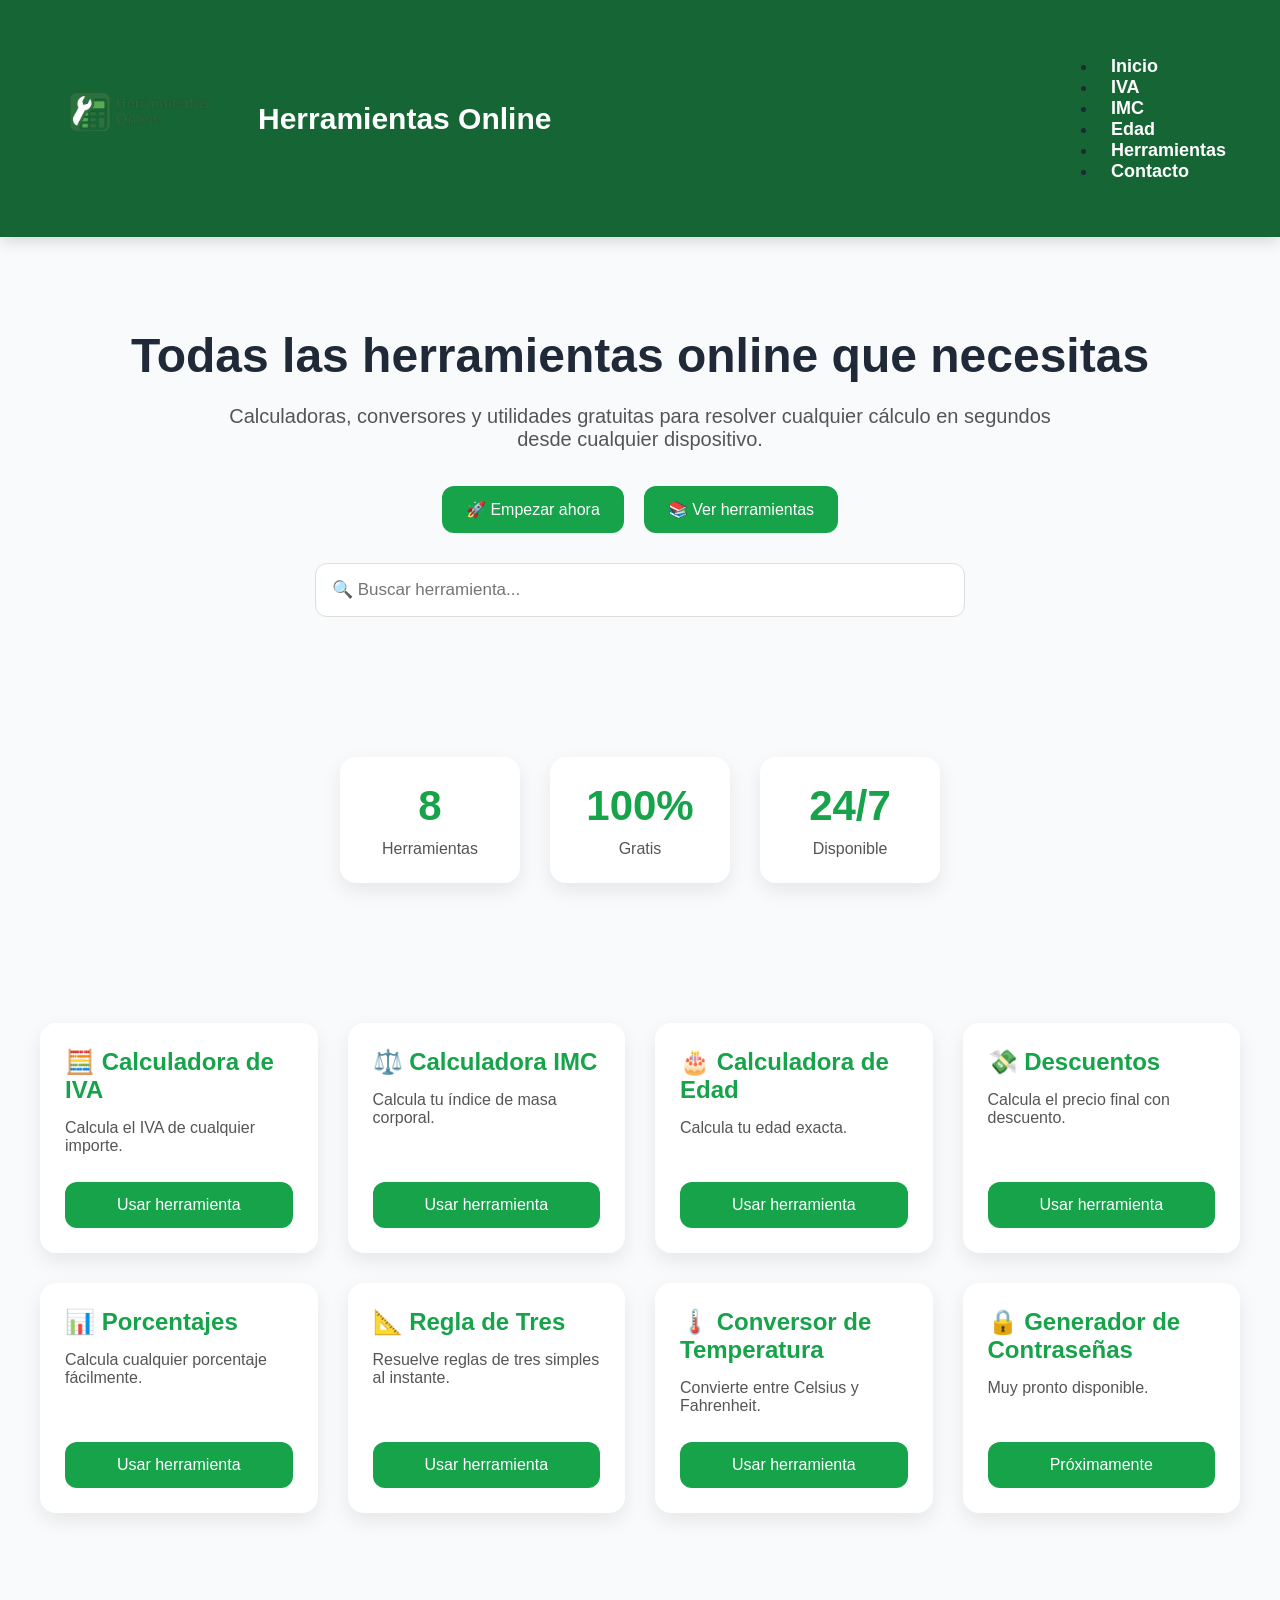
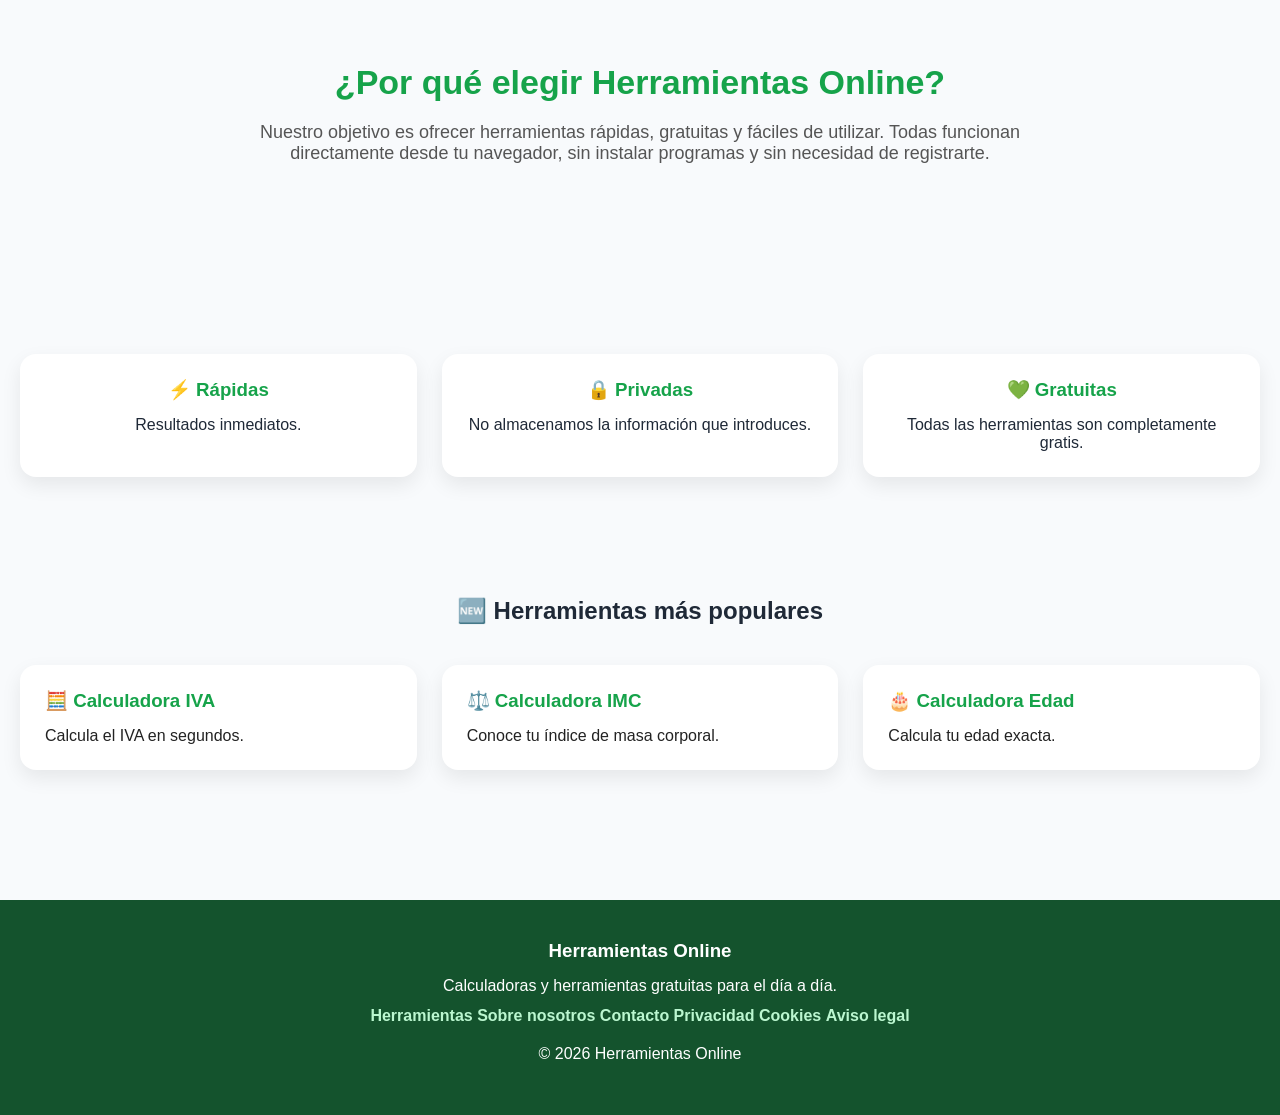
<file: index.html>
<!DOCTYPE html>
<html lang="es">
<head>

<meta charset="UTF-8">
<meta name="viewport" content="width=device-width, initial-scale=1.0">

<title>Herramientas Online | Calculadoras y Conversores Gratis</title>

<meta name="description" content="Calculadoras online gratuitas de IVA, IMC, Edad, Porcentajes, Descuentos, Regla de Tres y Conversores. Rápidas, fáciles y sin registro.">

<meta name="keywords" content="calculadora IVA, calculadora IMC, calculadora edad, porcentajes, descuentos, regla de tres, herramientas online">

<meta name="author" content="Herramientas Online">

<meta name="robots" content="index, follow">

<link rel="canonical" href="https://gabi20grs23-maker.github.io/herramientas-online/">

<meta property="og:type" content="website">
<meta property="og:title" content="Herramientas Online">
<meta property="og:description" content="Calculadoras y herramientas gratuitas.">
<meta property="og:image" content="logo.png">

<meta property="og:url" content="https://gabi20grs23-maker.github.io/herramientas-online/">

<meta name="twitter:card" content="summary_large_image">

<link rel="icon" href="favicon.png">

<link rel="stylesheet" href="style.css">

<script type="application/ld+json">
{
 "@context":"https://schema.org",
 "@type":"WebSite",
 "name":"Herramientas Online",
 "url":"https://gabi20grs23-maker.github.io/herramientas-online/",
 "description":"Calculadoras y herramientas online gratuitas.",
 "potentialAction":{
 "@type":"SearchAction",
 "target":"https://gabi20grs23-maker.github.io/herramientas-online/?q={search_term_string}",
 "query-input":"required name=search_term_string"
 }
}
</script>

</head>

<body>

<nav class="navbar">

<div class="logo">

<a href="index.html">

<img src="logo.png" alt="Herramientas Online">

</a>

<span>Herramientas Online</span>

</div>

<ul class="menu">

<li><a href="index.html">Inicio</a></li>

<li><a href="calculadora-iva.html">IVA</a></li>

<li><a href="calculadora-imc.html">IMC</a></li>

<li><a href="calculadora-edad.html">Edad</a></li>

<li><a href="todas-las-herramientas.html">Herramientas</a></li>

<li><a href="contacto.html">Contacto</a></li>

</ul>

</nav>

<header class="hero">

<h1>Todas las herramientas online que necesitas</h1>

<p>
Calculadoras, conversores y utilidades gratuitas para resolver cualquier cálculo en segundos desde cualquier dispositivo.
</p>

<div class="hero-buttons">

<a href="#herramientas">
<button>🚀 Empezar ahora</button>
</a>

<a href="todas-las-herramientas.html">
<button>📚 Ver herramientas</button>
</a>

</div>

<input
type="text"
id="buscar"
placeholder="🔍 Buscar herramienta...">

</header>

<section class="estadisticas">

<div class="dato">
<h2 id="contador-herramientas">0</h2>
<p>Herramientas</p>
</div>

<div class="dato">
<h2>100%</h2>
<p>Gratis</p>
</div>

<div class="dato">
<h2>24/7</h2>
<p>Disponible</p>
</div>

</section>

<section id="herramientas" class="grid">

<div class="card">
<h2>🧮 Calculadora de IVA</h2>
<p>Calcula el IVA de cualquier importe.</p>

<a href="calculadora-iva.html">
<button>Usar herramienta</button>
</a>

</div>

<div class="card">
<h2>⚖️ Calculadora IMC</h2>
<p>Calcula tu índice de masa corporal.</p>

<a href="calculadora-imc.html">
<button>Usar herramienta</button>
</a>

</div>

<div class="card">
<h2>🎂 Calculadora de Edad</h2>
<p>Calcula tu edad exacta.</p>

<a href="calculadora-edad.html">
<button>Usar herramienta</button>
</a>

</div>

<div class="card">
<h2>💸 Descuentos</h2>
<p>Calcula el precio final con descuento.</p>

<a href="calculadora-descuentos.html">
<button>Usar herramienta</button>
</a>

</div>
<div class="card">
<h2>📊 Porcentajes</h2>
<p>Calcula cualquier porcentaje fácilmente.</p>

<a href="calculadora-porcentajes.html">
<button>Usar herramienta</button>
</a>

</div>

<div class="card">
<h2>📐 Regla de Tres</h2>
<p>Resuelve reglas de tres simples al instante.</p>

<a href="calculadora-regla-de-tres.html">
<button>Usar herramienta</button>
</a>

</div>

<div class="card">
<h2>🌡️ Conversor de Temperatura</h2>
<p>Convierte entre Celsius y Fahrenheit.</p>

<a href="conversor-temperatura.html">
<button>Usar herramienta</button>
</a>

</div>

<div class="card">
<h2>🔒 Generador de Contraseñas</h2>
<p>Muy pronto disponible.</p>

<button disabled>Próximamente</button>

</div>

</section>

<section class="presentacion">

<h2>¿Por qué elegir Herramientas Online?</h2>

<p>

Nuestro objetivo es ofrecer herramientas rápidas, gratuitas y fáciles de utilizar.
Todas funcionan directamente desde tu navegador, sin instalar programas y sin necesidad de registrarte.

</p>

</section>

<section class="ventajas">

<div class="ventajas-grid">

<div class="ventaja">
<h3>⚡ Rápidas</h3>
<p>Resultados inmediatos.</p>
</div>

<div class="ventaja">
<h3>🔒 Privadas</h3>
<p>No almacenamos la información que introduces.</p>
</div>

<div class="ventaja">
<h3>💚 Gratuitas</h3>
<p>Todas las herramientas son completamente gratis.</p>
</div>

</div>

</section>

<section class="ultimas">

<h2>🆕 Herramientas más populares</h2>

<div class="ultimas-grid">

<a href="calculadora-iva.html" class="ultima-card">
<h3>🧮 Calculadora IVA</h3>
<p>Calcula el IVA en segundos.</p>
</a>

<a href="calculadora-imc.html" class="ultima-card">
<h3>⚖️ Calculadora IMC</h3>
<p>Conoce tu índice de masa corporal.</p>
</a>

<a href="calculadora-edad.html" class="ultima-card">
<h3>🎂 Calculadora Edad</h3>
<p>Calcula tu edad exacta.</p>
</a>

</div>

</section>

<footer>

<h3>Herramientas Online</h3>

<p>
Calculadoras y herramientas gratuitas para el día a día.
</p>

<div class="footer-links">

<a href="todas-las-herramientas.html">Herramientas</a>

<a href="sobre-nosotros.html">Sobre nosotros</a>

<a href="contacto.html">Contacto</a>

<a href="privacidad.html">Privacidad</a>

<a href="cookies.html">Cookies</a>

<a href="aviso-legal.html">Aviso legal</a>

</div>

<p style="margin-top:20px;">
© 2026 Herramientas Online
</p>

</footer>

<button id="subir">⬆</button>

<script>

const buscador=document.getElementById("buscar");

const tarjetas=document.querySelectorAll(".card");

buscador.addEventListener("keyup",()=>{

const texto=buscador.value.toLowerCase();

tarjetas.forEach(card=>{

card.style.display=

card.innerText.toLowerCase().includes(texto)

?

"flex"

:

"none";

});

});

document.getElementById("contador-herramientas").textContent=tarjetas.length;

const boton=document.getElementById("subir");

window.addEventListener("scroll",()=>{

boton.style.display=

window.scrollY>300

?

"block"

:

"none";

});

boton.onclick=()=>{

window.scrollTo({

top:0,

behavior:"smooth"

});

};

</script>

</body>

</html>
</file>
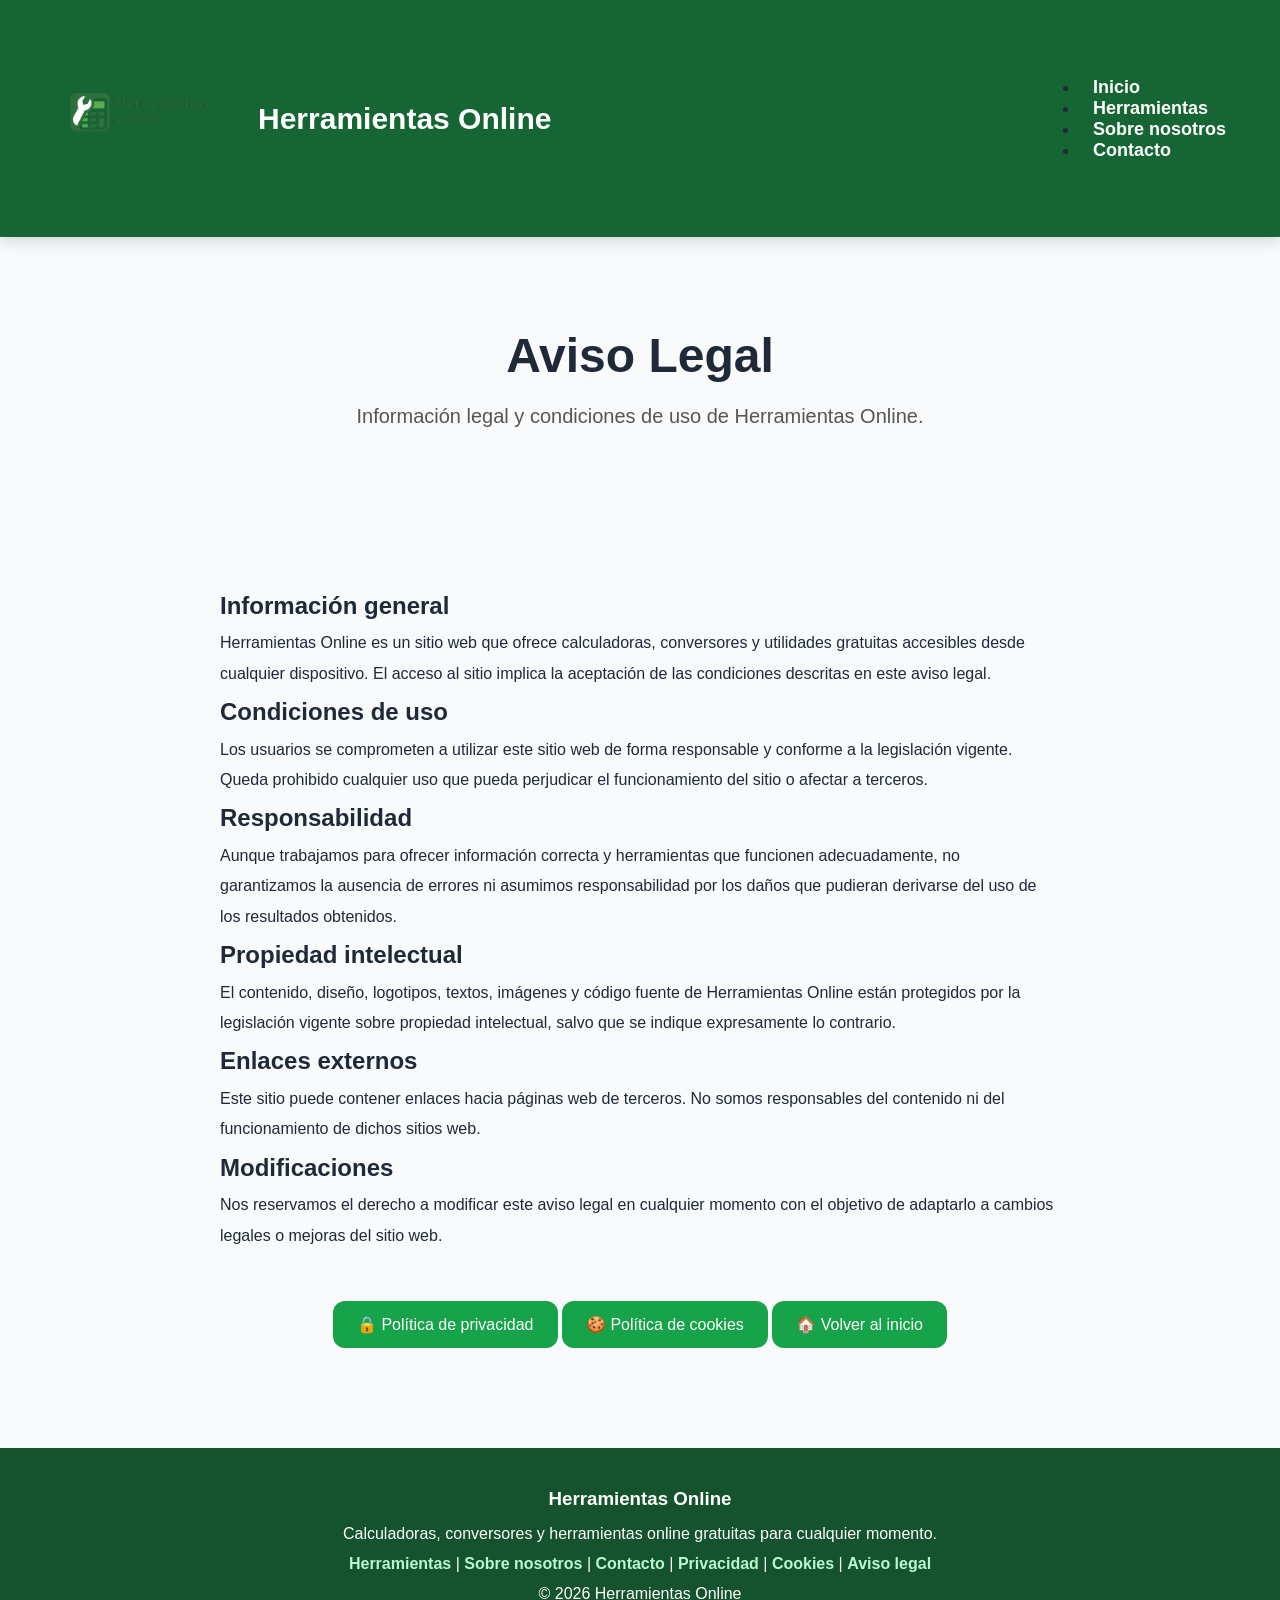
<file: aviso-legal.html>
<!DOCTYPE html>
<html lang="es">
<head>

<meta charset="UTF-8">
<meta name="viewport" content="width=device-width, initial-scale=1.0">

<title>Aviso Legal | Herramientas Online</title>

<meta name="description" content="Consulta el aviso legal de Herramientas Online y las condiciones de uso del sitio web.">

<meta name="keywords" content="aviso legal, condiciones de uso, herramientas online">

<link rel="stylesheet" href="style.css">
<link rel="icon" type="image/png" href="favicon.png">

</head>

<body>

<nav class="navbar">

<div class="logo">

<a href="index.html">
<img src="logo.png" alt="Herramientas Online">
</a>

<span>Herramientas Online</span>

</div>

<ul class="menu">

<li><a href="index.html">Inicio</a></li>

<li><a href="todas-las-herramientas.html">Herramientas</a></li>

<li><a href="sobre-nosotros.html">Sobre nosotros</a></li>

<li><a href="contacto.html">Contacto</a></li>

</ul>

</nav>

<header class="hero">

<h1>Aviso Legal</h1>

<p>
Información legal y condiciones de uso de Herramientas Online.
</p>

</header>

<section style="max-width:900px;margin:auto;padding:30px;line-height:1.9;">

<h2>Información general</h2>

<p>
Herramientas Online es un sitio web que ofrece calculadoras, conversores y utilidades gratuitas accesibles desde cualquier dispositivo. El acceso al sitio implica la aceptación de las condiciones descritas en este aviso legal.
</p>

<h2>Condiciones de uso</h2>

<p>
Los usuarios se comprometen a utilizar este sitio web de forma responsable y conforme a la legislación vigente. Queda prohibido cualquier uso que pueda perjudicar el funcionamiento del sitio o afectar a terceros.
</p>

<h2>Responsabilidad</h2>

<p>
Aunque trabajamos para ofrecer información correcta y herramientas que funcionen adecuadamente, no garantizamos la ausencia de errores ni asumimos responsabilidad por los daños que pudieran derivarse del uso de los resultados obtenidos.
</p>

<h2>Propiedad intelectual</h2>

<p>
El contenido, diseño, logotipos, textos, imágenes y código fuente de Herramientas Online están protegidos por la legislación vigente sobre propiedad intelectual, salvo que se indique expresamente lo contrario.
</p>

<h2>Enlaces externos</h2>

<p>
Este sitio puede contener enlaces hacia páginas web de terceros. No somos responsables del contenido ni del funcionamiento de dichos sitios web.
</p>

<h2>Modificaciones</h2>

<p>
Nos reservamos el derecho a modificar este aviso legal en cualquier momento con el objetivo de adaptarlo a cambios legales o mejoras del sitio web.
</p>

<p style="text-align:center;margin-top:50px;">

<a href="privacidad.html">
<button>🔒 Política de privacidad</button>
</a>

<a href="cookies.html">
<button>🍪 Política de cookies</button>
</a>

<a href="index.html">
<button>🏠 Volver al inicio</button>
</a>

</p>

</section>

<footer>

<h3>Herramientas Online</h3>

<p>
Calculadoras, conversores y herramientas online gratuitas para cualquier momento.
</p>

<p>

<a href="todas-las-herramientas.html">Herramientas</a> |

<a href="sobre-nosotros.html">Sobre nosotros</a> |

<a href="contacto.html">Contacto</a> |

<a href="privacidad.html">Privacidad</a> |

<a href="cookies.html">Cookies</a> |

<a href="aviso-legal.html">Aviso legal</a>

</p>

<p>© 2026 Herramientas Online</p>

</footer>

<button id="subir">⬆️</button>

<script>

const boton=document.getElementById("subir");

window.onscroll=function(){

if(window.scrollY>300){

boton.style.display="block";

}else{

boton.style.display="none";

}

};

boton.onclick=function(){

window.scrollTo({

top:0,

behavior:"smooth"

});

};

</script>

</body>
</html>
</file>
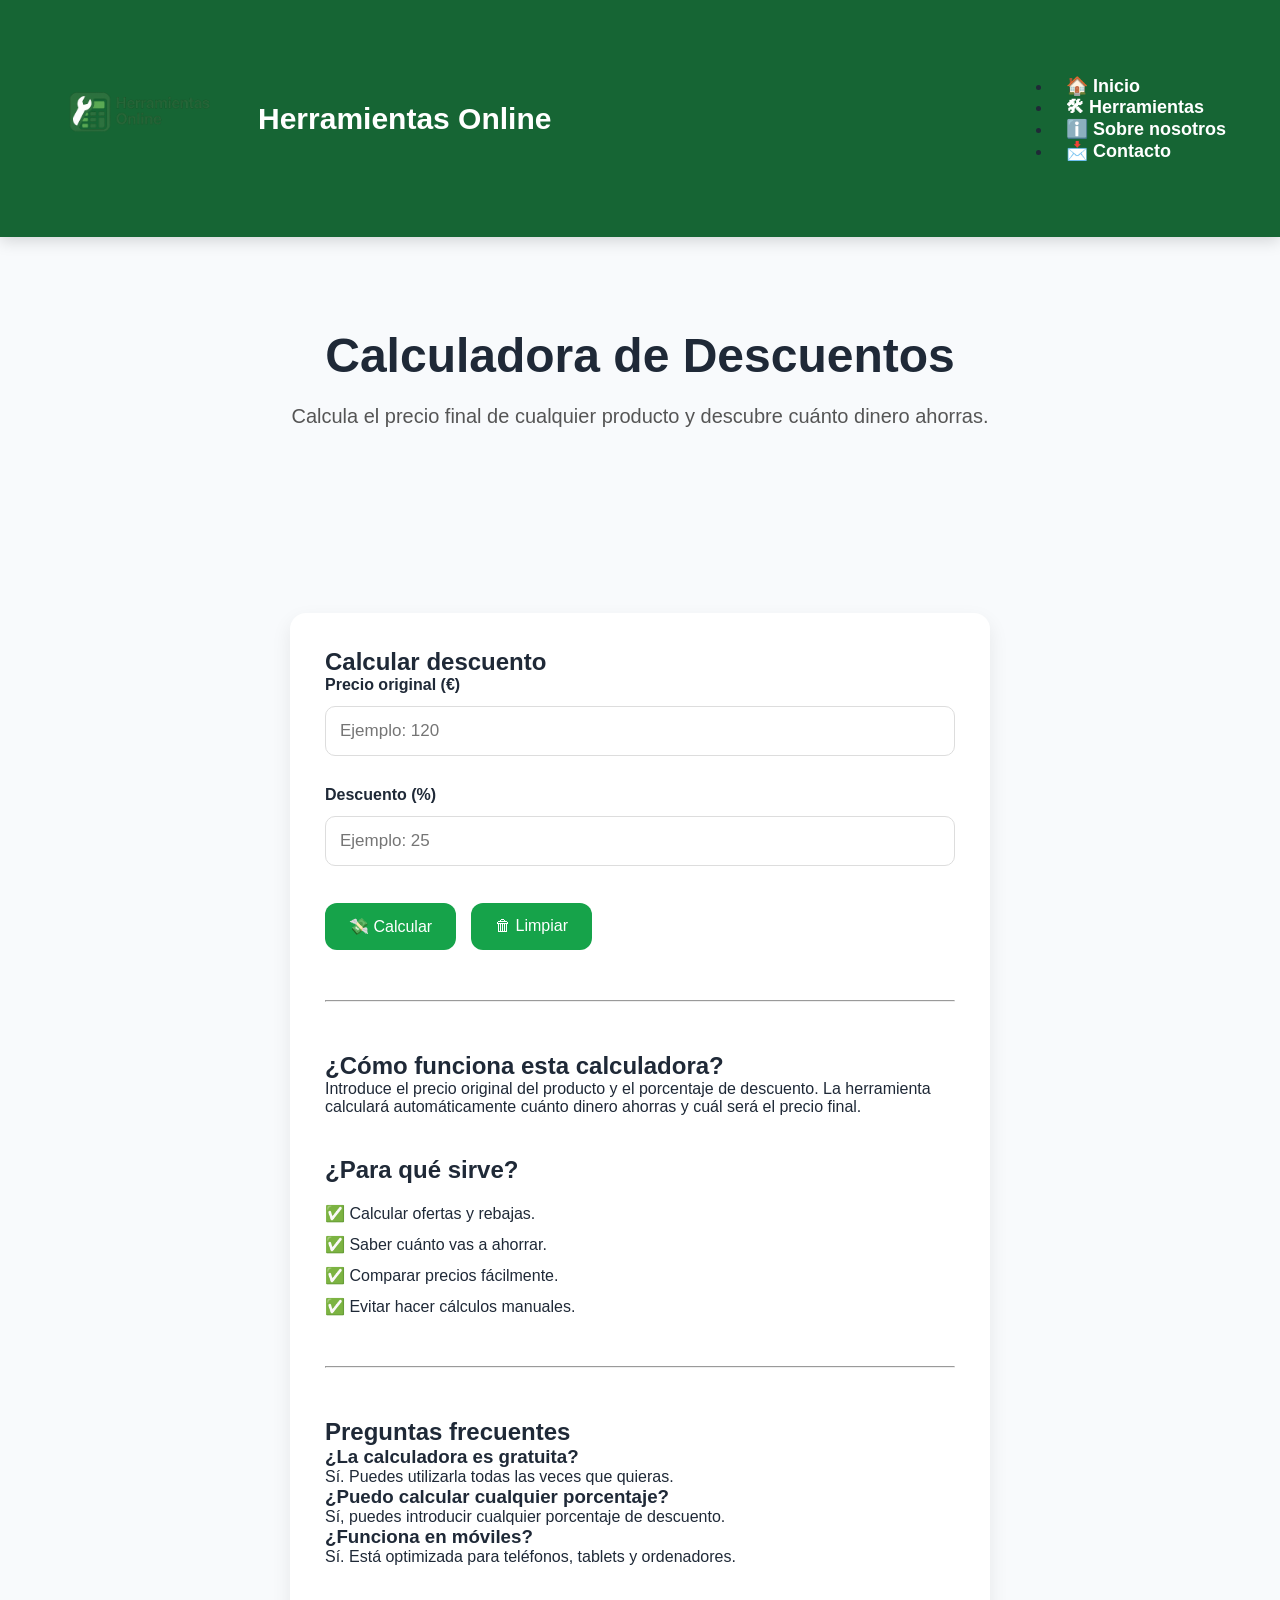
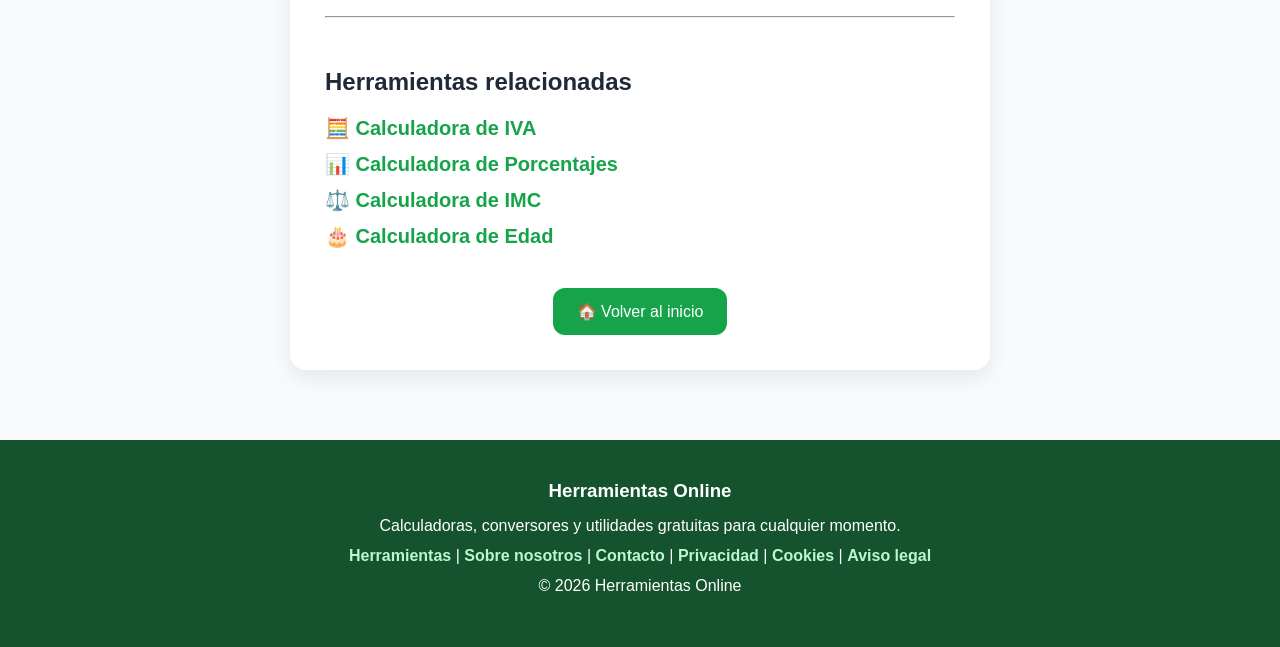
<file: calculadora-descuentos.html>
<!DOCTYPE html>
<html lang="es">
<head>

<meta charset="UTF-8">
<meta name="viewport" content="width=device-width, initial-scale=1.0">

<title>Calculadora de Descuentos Gratis | Herramientas Online</title>

<meta name="description" content="Calcula descuentos online de forma gratuita. Descubre cuánto ahorras y cuál es el precio final de cualquier producto en segundos.">

<link rel="stylesheet" href="style.css">
<link rel="icon" type="image/png" href="favicon.png">

</head>

<body>

<nav class="navbar">

<div class="logo">

<a href="index.html">
<img src="logo.png" alt="Herramientas Online">
</a>

<span>Herramientas Online</span>

</div>

<ul class="menu">
<li><a href="index.html">🏠 Inicio</a></li>
<li><a href="todas-las-herramientas.html">🛠 Herramientas</a></li>
<li><a href="sobre-nosotros.html">ℹ️ Sobre nosotros</a></li>
<li><a href="contacto.html">📩 Contacto</a></li>
</ul>

</nav>

<header class="hero">

<h1>Calculadora de Descuentos</h1>

<p>
Calcula el precio final de cualquier producto y descubre cuánto dinero ahorras.
</p>

</header>

<section class="herramienta">

<h2>Calcular descuento</h2>

<label><strong>Precio original (€)</strong></label>

<input
id="precio"
type="number"
placeholder="Ejemplo: 120">

<br><br>

<label><strong>Descuento (%)</strong></label>

<input
id="descuento"
type="number"
placeholder="Ejemplo: 25">

<div style="margin-top:25px;display:flex;gap:15px;flex-wrap:wrap;">

<button onclick="calcularDescuento()">
💸 Calcular
</button>

<button onclick="limpiarDescuento()">
🗑 Limpiar
</button>

</div>

<div id="resultado" class="resultado" style="display:none;"></div>

<hr style="margin:50px 0;">

<h2>¿Cómo funciona esta calculadora?</h2>

<p>

Introduce el precio original del producto y el porcentaje de descuento. La herramienta calculará automáticamente cuánto dinero ahorras y cuál será el precio final.

</p>

<h2 style="margin-top:40px;">¿Para qué sirve?</h2>

<ul>

<li>✅ Calcular ofertas y rebajas.</li>

<li>✅ Saber cuánto vas a ahorrar.</li>

<li>✅ Comparar precios fácilmente.</li>

<li>✅ Evitar hacer cálculos manuales.</li>

</ul>

<hr style="margin:50px 0;">

<h2>Preguntas frecuentes</h2>

<h3>¿La calculadora es gratuita?</h3>

<p>Sí. Puedes utilizarla todas las veces que quieras.</p>

<h3>¿Puedo calcular cualquier porcentaje?</h3>

<p>Sí, puedes introducir cualquier porcentaje de descuento.</p>

<h3>¿Funciona en móviles?</h3>

<p>Sí. Está optimizada para teléfonos, tablets y ordenadores.</p>

<hr style="margin:50px 0;">

<h2>Herramientas relacionadas</h2>

<ul>

<li><a href="calculadora-iva.html">🧮 Calculadora de IVA</a></li>

<li><a href="calculadora-porcentajes.html">📊 Calculadora de Porcentajes</a></li>

<li><a href="calculadora-imc.html">⚖️ Calculadora de IMC</a></li>

<li><a href="calculadora-edad.html">🎂 Calculadora de Edad</a></li>

</ul>

<p style="text-align:center;margin-top:40px;">

<a href="index.html">
<button>🏠 Volver al inicio</button>
</a>

</p>

</section>
<footer>

<h3>Herramientas Online</h3>

<p>
Calculadoras, conversores y utilidades gratuitas para cualquier momento.
</p>

<p>
<a href="todas-las-herramientas.html">Herramientas</a> |
<a href="sobre-nosotros.html">Sobre nosotros</a> |
<a href="contacto.html">Contacto</a> |
<a href="privacidad.html">Privacidad</a> |
<a href="cookies.html">Cookies</a> |
<a href="aviso-legal.html">Aviso legal</a>
</p>

<p>© 2026 Herramientas Online</p>

</footer>

<script>

function calcularDescuento(){

const precio = Number(document.getElementById("precio").value);

const descuento = Number(document.getElementById("descuento").value);

const resultado = document.getElementById("resultado");

if(precio<=0 || descuento<0 || descuento>100){

resultado.style.display="block";

resultado.innerHTML=`
<h3>⚠ Error</h3>
<p>Introduce un precio válido y un descuento entre 0 y 100 %.</p>
`;

return;

}

const ahorro = precio*descuento/100;

const final = precio-ahorro;

resultado.style.display="block";

resultado.innerHTML=`

<h3>💰 Resultado</h3>

<p><strong>Precio original:</strong> ${precio.toFixed(2)} €</p>

<p><strong>Descuento aplicado:</strong> ${descuento}%</p>

<p><strong>Ahorras:</strong> ${ahorro.toFixed(2)} €</p>

<p style="font-size:24px;color:#16a34a;margin-top:15px;">

<strong>Precio final: ${final.toFixed(2)} €</strong>

</p>

`;

}

function limpiarDescuento(){

document.getElementById("precio").value="";

document.getElementById("descuento").value="";

document.getElementById("resultado").style.display="none";

document.getElementById("resultado").innerHTML="";

}

</script>

</body>
</html>
</file>
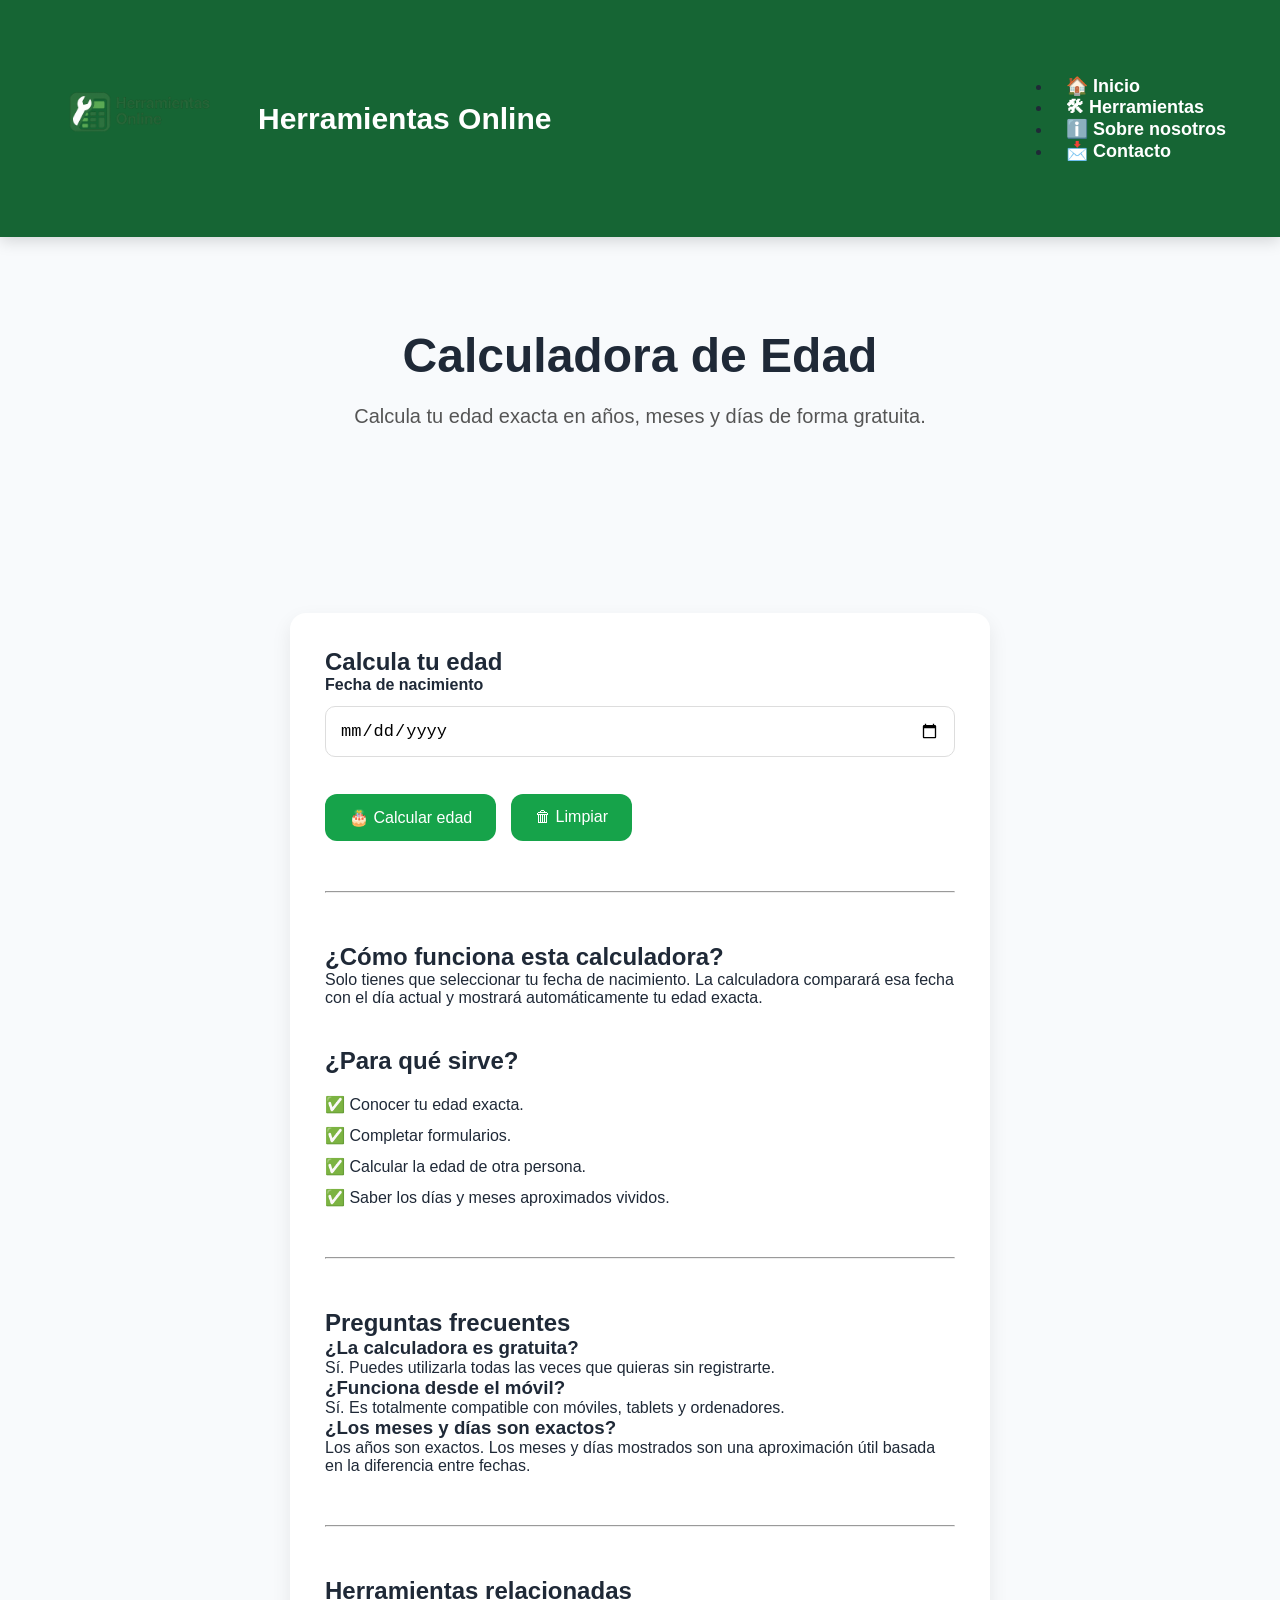
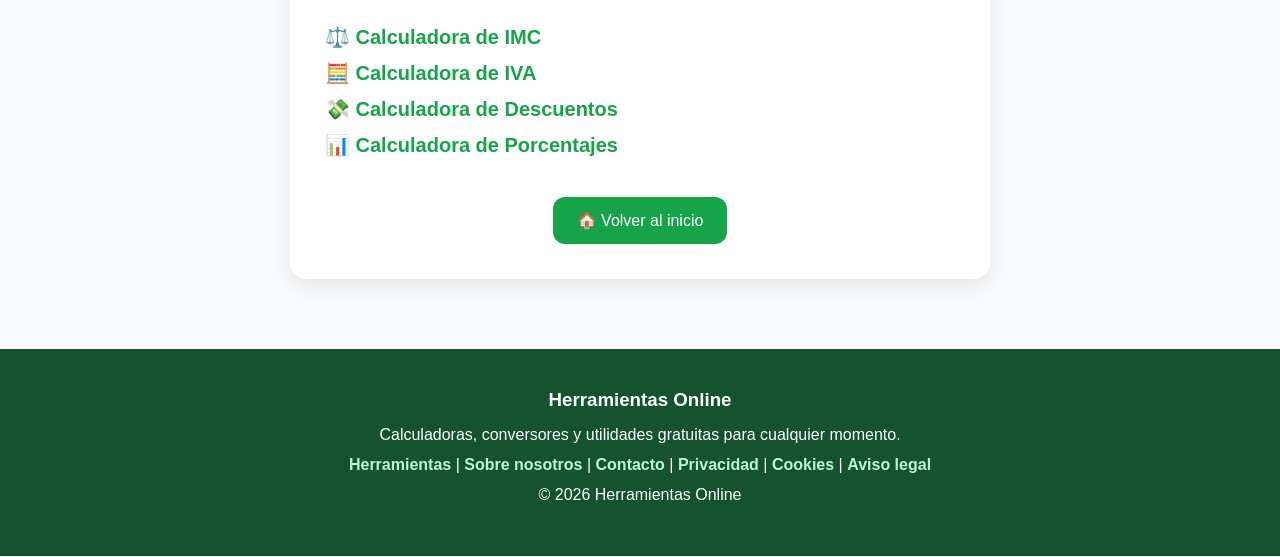
<file: calculadora-edad.html>
<!DOCTYPE html>
<html lang="es">
<head>

<meta charset="UTF-8">
<meta name="viewport" content="width=device-width, initial-scale=1.0">

<title>Calculadora de Edad Gratis | Calcula tu Edad Exacta | Herramientas Online</title>

<meta name="description" content="Calcula tu edad exacta en años, meses y días de forma gratuita. Herramienta online rápida, sencilla y compatible con móviles.">

<link rel="stylesheet" href="style.css">
<link rel="icon" type="image/png" href="favicon.png">

</head>

<body>

<nav class="navbar">

<div class="logo">

<a href="index.html">
<img src="logo.png" alt="Herramientas Online">
</a>

<span>Herramientas Online</span>

</div>

<ul class="menu">
<li><a href="index.html">🏠 Inicio</a></li>
<li><a href="todas-las-herramientas.html">🛠 Herramientas</a></li>
<li><a href="sobre-nosotros.html">ℹ️ Sobre nosotros</a></li>
<li><a href="contacto.html">📩 Contacto</a></li>
</ul>

</nav>

<header class="hero">

<h1>Calculadora de Edad</h1>

<p>
Calcula tu edad exacta en años, meses y días de forma gratuita.
</p>

</header>

<section class="herramienta">

<h2>Calcula tu edad</h2>

<label for="fecha"><strong>Fecha de nacimiento</strong></label>

<input
id="fecha"
type="date">

<div style="margin-top:25px;display:flex;gap:15px;flex-wrap:wrap;">

<button onclick="calcularEdad()">
🎂 Calcular edad
</button>

<button onclick="limpiarEdad()">
🗑 Limpiar
</button>

</div>

<div id="resultado" class="resultado" style="display:none;"></div>

<div id="detalleEdad"></div>

<hr style="margin:50px 0;">

<h2>¿Cómo funciona esta calculadora?</h2>

<p>

Solo tienes que seleccionar tu fecha de nacimiento. La calculadora comparará esa fecha con el día actual y mostrará automáticamente tu edad exacta.

</p>

<h2 style="margin-top:40px;">¿Para qué sirve?</h2>

<ul>

<li>✅ Conocer tu edad exacta.</li>

<li>✅ Completar formularios.</li>

<li>✅ Calcular la edad de otra persona.</li>

<li>✅ Saber los días y meses aproximados vividos.</li>

</ul>

<hr style="margin:50px 0;">

<h2>Preguntas frecuentes</h2>

<h3>¿La calculadora es gratuita?</h3>

<p>Sí. Puedes utilizarla todas las veces que quieras sin registrarte.</p>

<h3>¿Funciona desde el móvil?</h3>

<p>Sí. Es totalmente compatible con móviles, tablets y ordenadores.</p>

<h3>¿Los meses y días son exactos?</h3>

<p>Los años son exactos. Los meses y días mostrados son una aproximación útil basada en la diferencia entre fechas.</p>

<hr style="margin:50px 0;">

<h2>Herramientas relacionadas</h2>

<ul>

<li><a href="calculadora-imc.html">⚖️ Calculadora de IMC</a></li>

<li><a href="calculadora-iva.html">🧮 Calculadora de IVA</a></li>

<li><a href="calculadora-descuentos.html">💸 Calculadora de Descuentos</a></li>

<li><a href="calculadora-porcentajes.html">📊 Calculadora de Porcentajes</a></li>

</ul>

<p style="text-align:center;margin-top:40px;">

<a href="index.html">
<button>🏠 Volver al inicio</button>
</a>

</p>

</section>
<footer>

<h3>Herramientas Online</h3>

<p>
Calculadoras, conversores y utilidades gratuitas para cualquier momento.
</p>

<p>
<a href="todas-las-herramientas.html">Herramientas</a> |
<a href="sobre-nosotros.html">Sobre nosotros</a> |
<a href="contacto.html">Contacto</a> |
<a href="privacidad.html">Privacidad</a> |
<a href="cookies.html">Cookies</a> |
<a href="aviso-legal.html">Aviso legal</a>
</p>

<p>© 2026 Herramientas Online</p>

</footer>

<script>

function calcularEdad(){

const fecha=document.getElementById("fecha").value;

const resultado=document.getElementById("resultado");
const detalle=document.getElementById("detalleEdad");

if(!fecha){

resultado.style.display="block";
resultado.innerHTML="<h3>⚠ Error</h3><p>Selecciona una fecha de nacimiento válida.</p>";
detalle.innerHTML="";

return;

}

const nacimiento=new Date(fecha);
const hoy=new Date();

let edad=hoy.getFullYear()-nacimiento.getFullYear();

const mes=hoy.getMonth()-nacimiento.getMonth();

if(mes<0 || (mes===0 && hoy.getDate()<nacimiento.getDate())){

edad--;

}

const diferencia=hoy-nacimiento;

const dias=Math.floor(diferencia/(1000*60*60*24));

const meses=Math.floor(dias/30.44);

resultado.style.display="block";

resultado.innerHTML=`

<h3>🎉 Resultado</h3>

<p>
Tienes <strong>${edad}</strong> años.
</p>

`;

detalle.innerHTML=`

<p><strong>📅 Meses aproximados:</strong> ${meses}</p>

<p><strong>🗓️ Días aproximados:</strong> ${dias}</p>

`;

}

function limpiarEdad(){

document.getElementById("fecha").value="";

document.getElementById("resultado").style.display="none";

document.getElementById("resultado").innerHTML="";

document.getElementById("detalleEdad").innerHTML="";

}

</script>

</body>
</html>
</file>
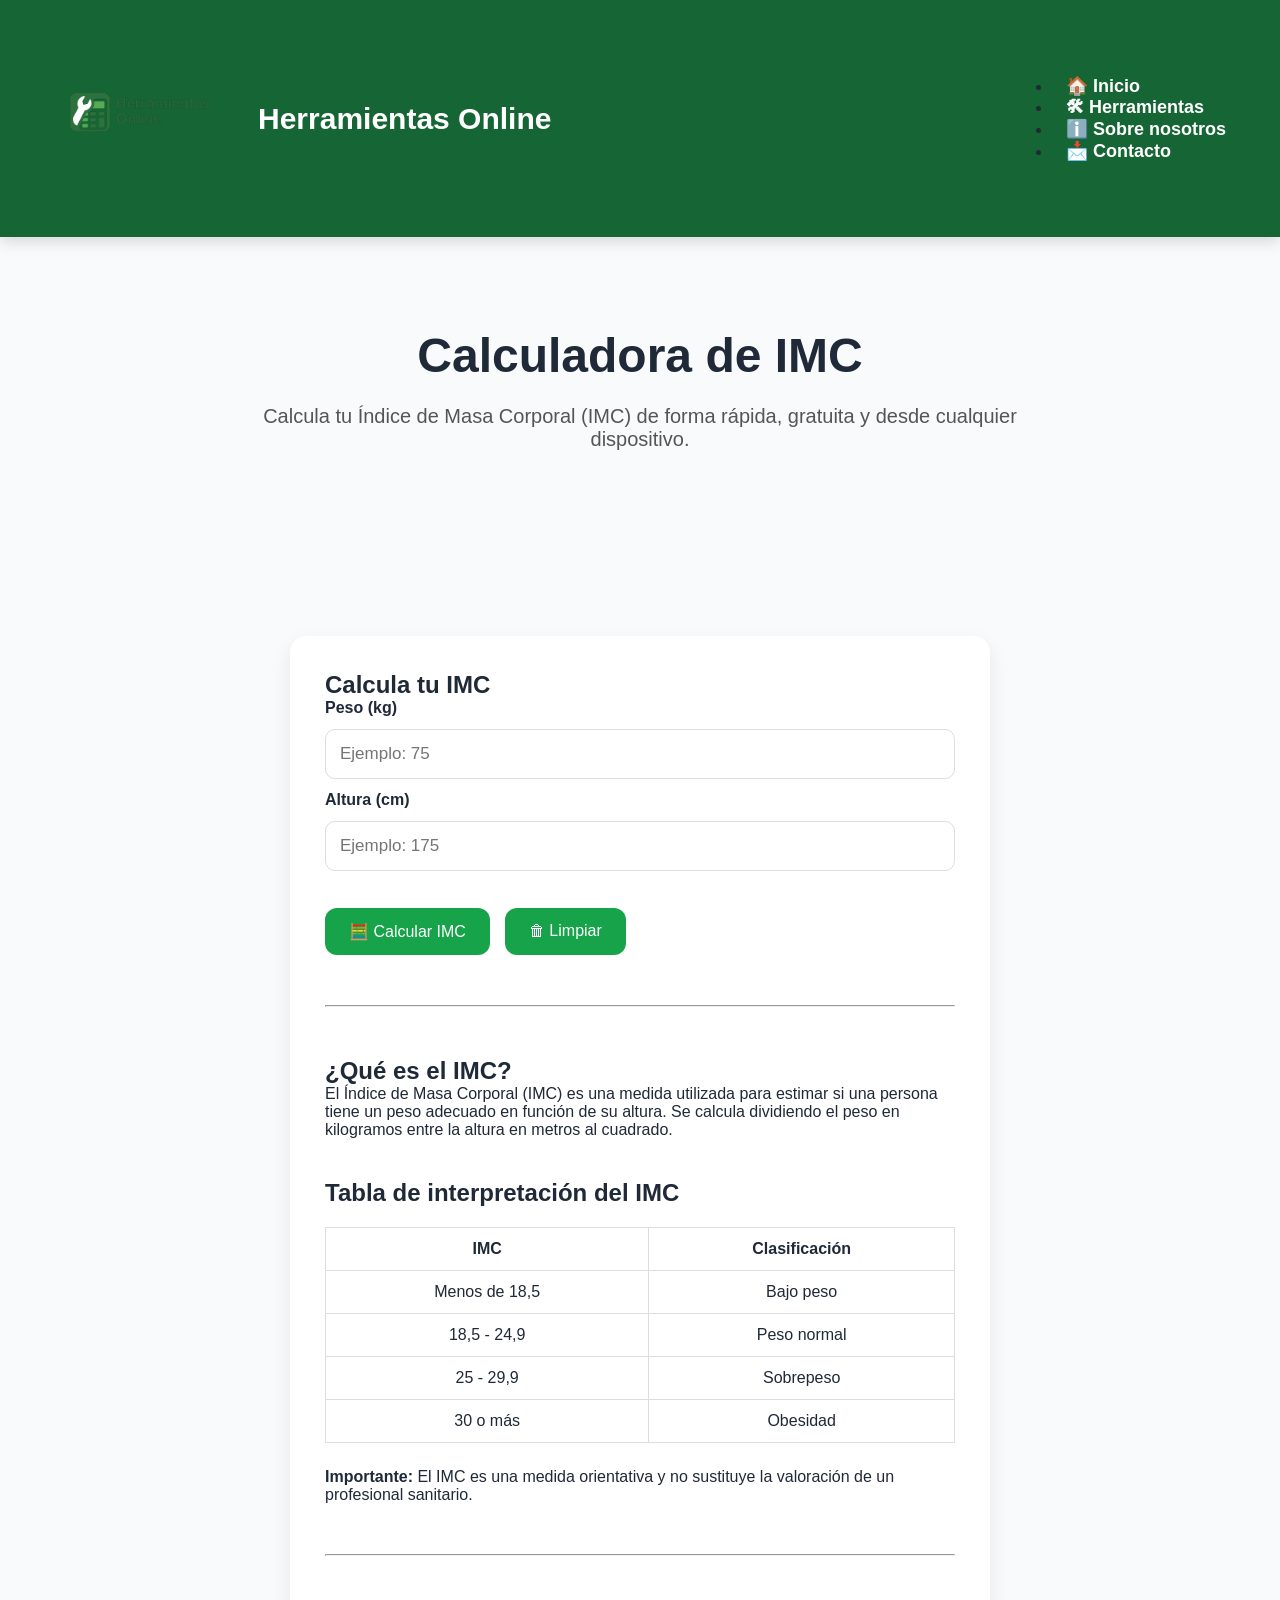
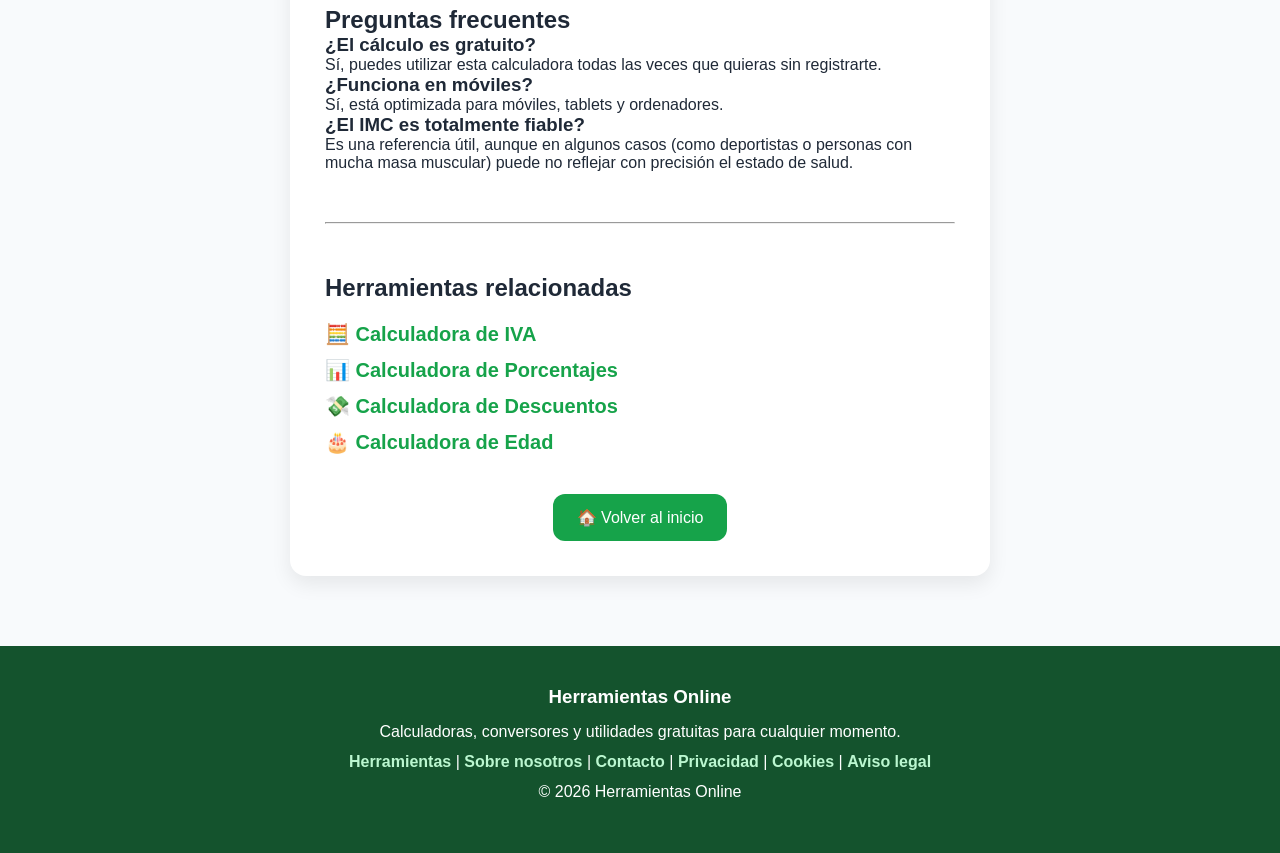
<file: calculadora-imc.html>
<!DOCTYPE html>
<html lang="es">
<head>

<meta charset="UTF-8">
<meta name="viewport" content="width=device-width, initial-scale=1.0">

<title>Calculadora de IMC Gratis | Índice de Masa Corporal | Herramientas Online</title>

<meta name="description" content="Calcula tu Índice de Masa Corporal (IMC) gratis. Descubre si tu peso es bajo, normal, sobrepeso u obesidad con nuestra calculadora online.">

<link rel="stylesheet" href="style.css">
<link rel="icon" type="image/png" href="favicon.png">

</head>

<body>

<nav class="navbar">

<div class="logo">

<a href="index.html">
<img src="logo.png" alt="Herramientas Online">
</a>

<span>Herramientas Online</span>

</div>

<ul class="menu">
<li><a href="index.html">🏠 Inicio</a></li>
<li><a href="todas-las-herramientas.html">🛠 Herramientas</a></li>
<li><a href="sobre-nosotros.html">ℹ️ Sobre nosotros</a></li>
<li><a href="contacto.html">📩 Contacto</a></li>
</ul>

</nav>

<header class="hero">

<h1>Calculadora de IMC</h1>

<p>
Calcula tu Índice de Masa Corporal (IMC) de forma rápida, gratuita y desde cualquier dispositivo.
</p>

</header>

<section class="herramienta">

<h2>Calcula tu IMC</h2>

<label for="peso"><strong>Peso (kg)</strong></label>

<input
id="peso"
type="number"
placeholder="Ejemplo: 75">

<label for="altura"><strong>Altura (cm)</strong></label>

<input
id="altura"
type="number"
placeholder="Ejemplo: 175">

<div style="margin-top:25px;display:flex;gap:15px;flex-wrap:wrap;">

<button onclick="calcularIMC()">
🧮 Calcular IMC
</button>

<button onclick="limpiarIMC()">
🗑 Limpiar
</button>

</div>

<div id="resultado" class="resultado" style="display:none;"></div>

<hr style="margin:50px 0;">

<h2>¿Qué es el IMC?</h2>

<p>

El Índice de Masa Corporal (IMC) es una medida utilizada para estimar si una persona tiene un peso adecuado en función de su altura. Se calcula dividiendo el peso en kilogramos entre la altura en metros al cuadrado.

</p>

<h2 style="margin-top:40px;">Tabla de interpretación del IMC</h2>

<table style="width:100%;border-collapse:collapse;text-align:center;margin-top:20px;">

<tr>

<th style="border:1px solid #ddd;padding:12px;">IMC</th>

<th style="border:1px solid #ddd;padding:12px;">Clasificación</th>

</tr>

<tr>

<td style="border:1px solid #ddd;padding:12px;">Menos de 18,5</td>

<td style="border:1px solid #ddd;padding:12px;">Bajo peso</td>

</tr>

<tr>

<td style="border:1px solid #ddd;padding:12px;">18,5 - 24,9</td>

<td style="border:1px solid #ddd;padding:12px;">Peso normal</td>

</tr>

<tr>

<td style="border:1px solid #ddd;padding:12px;">25 - 29,9</td>

<td style="border:1px solid #ddd;padding:12px;">Sobrepeso</td>

</tr>

<tr>

<td style="border:1px solid #ddd;padding:12px;">30 o más</td>

<td style="border:1px solid #ddd;padding:12px;">Obesidad</td>

</tr>

</table>

<p style="margin-top:25px;">

<strong>Importante:</strong> El IMC es una medida orientativa y no sustituye la valoración de un profesional sanitario.

</p>

<hr style="margin:50px 0;">

<h2>Preguntas frecuentes</h2>

<h3>¿El cálculo es gratuito?</h3>

<p>Sí, puedes utilizar esta calculadora todas las veces que quieras sin registrarte.</p>

<h3>¿Funciona en móviles?</h3>

<p>Sí, está optimizada para móviles, tablets y ordenadores.</p>

<h3>¿El IMC es totalmente fiable?</h3>

<p>Es una referencia útil, aunque en algunos casos (como deportistas o personas con mucha masa muscular) puede no reflejar con precisión el estado de salud.</p>

<hr style="margin:50px 0;">

<h2>Herramientas relacionadas</h2>

<ul>

<li><a href="calculadora-iva.html">🧮 Calculadora de IVA</a></li>

<li><a href="calculadora-porcentajes.html">📊 Calculadora de Porcentajes</a></li>

<li><a href="calculadora-descuentos.html">💸 Calculadora de Descuentos</a></li>

<li><a href="calculadora-edad.html">🎂 Calculadora de Edad</a></li>

</ul>

<p style="text-align:center;margin-top:40px;">

<a href="index.html">

<button>🏠 Volver al inicio</button>

</a>

</p>

</section>
<footer>

<h3>Herramientas Online</h3>

<p>
Calculadoras, conversores y utilidades gratuitas para cualquier momento.
</p>

<p>
<a href="todas-las-herramientas.html">Herramientas</a> |
<a href="sobre-nosotros.html">Sobre nosotros</a> |
<a href="contacto.html">Contacto</a> |
<a href="privacidad.html">Privacidad</a> |
<a href="cookies.html">Cookies</a> |
<a href="aviso-legal.html">Aviso legal</a>
</p>

<p>© 2026 Herramientas Online</p>

</footer>

<script>

function calcularIMC(){

const peso = Number(document.getElementById("peso").value);
const altura = Number(document.getElementById("altura").value);

const resultado = document.getElementById("resultado");

if(peso<=0 || altura<=0){

resultado.style.display="block";

resultado.innerHTML="<h3>⚠ Error</h3><p>Introduce un peso y una altura válidos.</p>";

return;

}

const imc = peso / (altura * altura);

let estado="";

if(imc<18.5){

estado="🔵 Bajo peso";

}else if(imc<25){

estado="🟢 Peso normal";

}else if(imc<30){

estado="🟠 Sobrepeso";

}else{

estado="🔴 Obesidad";

}

resultado.style.display="block";

resultado.innerHTML=`

<h3>Resultado</h3>

<p>

Tu IMC es de <strong>${imc.toFixed(1)}</strong>

</p>

<p>

Clasificación: <strong>${estado}</strong>

</p>

`;

}

function limpiarIMC(){

document.getElementById("peso").value="";

document.getElementById("altura").value="";

document.getElementById("resultado").style.display="none";

document.getElementById("resultado").innerHTML="";

}

</script>

</body>
</html>
</file>
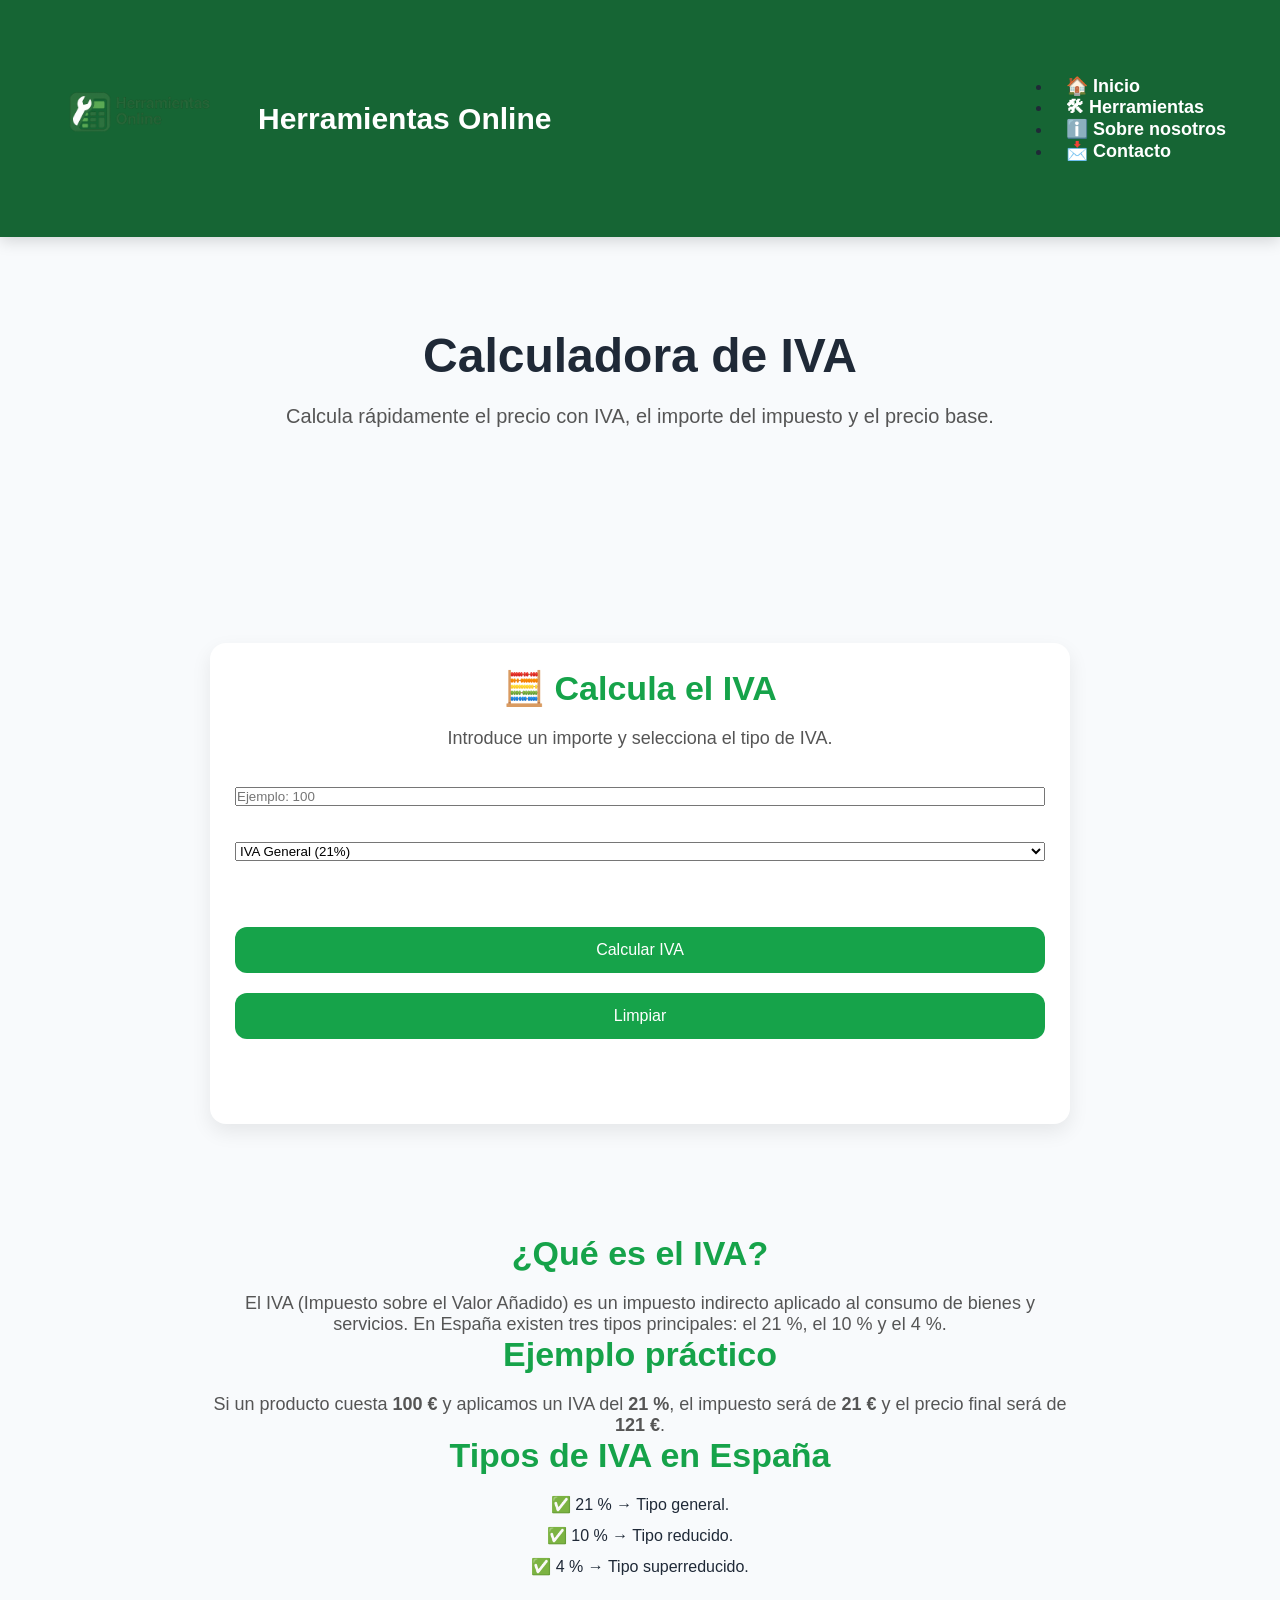
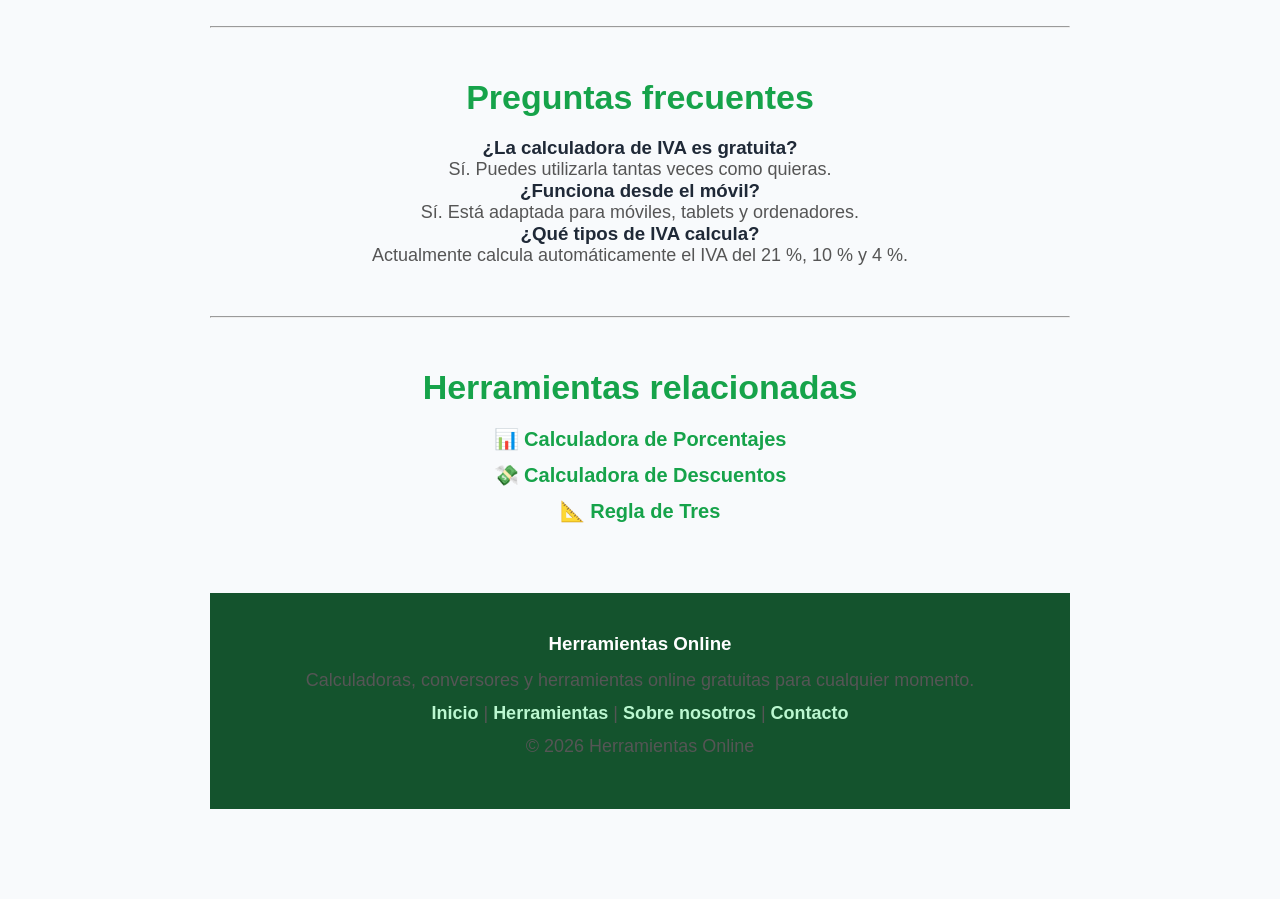
<file: calculadora-iva.html>
<!DOCTYPE html>
<html lang="es">

<head>

<meta charset="UTF-8">
<meta name="viewport" content="width=device-width, initial-scale=1.0">

<title>Calculadora de IVA Gratis | Calcular IVA 21%, 10% y 4%</title>

<meta name="description" content="Calcula el IVA online gratis. Obtén el precio sin IVA, el importe del IVA y el total con IVA en segundos. Compatible con los tipos de IVA del 21%, 10% y 4%.">

<meta name="keywords" content="calculadora IVA, calcular IVA, IVA 21%, IVA 10%, IVA 4%, impuesto valor añadido">

<meta name="author" content="Herramientas Online">

<link rel="icon" href="favicon.png" type="image/png">
<link rel="stylesheet" href="style.css">

</head>

<body>

<nav class="navbar">

<div class="logo">

<a href="index.html">

<img src="logo.png" alt="Herramientas Online">

</a>

<span>Herramientas Online</span>

</div>

<ul class="menu">

<li><a href="index.html">🏠 Inicio</a></li>

<li><a href="todas-las-herramientas.html">🛠 Herramientas</a></li>

<li><a href="sobre-nosotros.html">ℹ️ Sobre nosotros</a></li>

<li><a href="contacto.html">📩 Contacto</a></li>

</ul>

</nav>

<header class="hero">

<h1>Calculadora de IVA</h1>

<p>

Calcula rápidamente el precio con IVA, el importe del impuesto y el precio base.

</p>

</header>

<section class="presentacion">

<div class="card">

<h2>🧮 Calcula el IVA</h2>

<p>

Introduce un importe y selecciona el tipo de IVA.

</p>

<br>

<input
type="number"
id="precio"
placeholder="Ejemplo: 100">

<br><br>

<select id="iva">

<option value="21">IVA General (21%)</option>

<option value="10">IVA Reducido (10%)</option>

<option value="4">IVA Superreducido (4%)</option>

</select>

<br><br>

<div class="hero-buttons">

<button onclick="calcularIVA()">

Calcular IVA

</button>

<button onclick="limpiarIVA()">

Limpiar

</button>

</div>

<div id="resultado" style="margin-top:30px;"></div>

</div>

</section>

<section class="presentacion">

<h2>¿Qué es el IVA?</h2>

<p>

El IVA (Impuesto sobre el Valor Añadido) es un impuesto indirecto aplicado al consumo de bienes y servicios. En España existen tres tipos principales: el 21 %, el 10 % y el 4 %.

</p>

<h2>Ejemplo práctico</h2>

<p>

Si un producto cuesta <strong>100 €</strong> y aplicamos un IVA del <strong>21 %</strong>, el impuesto será de <strong>21 €</strong> y el precio final será de <strong>121 €</strong>.

</p>

<h2>Tipos de IVA en España</h2>

<ul>

<li>✅ 21 % → Tipo general.</li>

<li>✅ 10 % → Tipo reducido.</li>

<li>✅ 4 % → Tipo superreducido.</li>

</ul>

<hr style="margin:50px 0;">

<h2>Preguntas frecuentes</h2>

<h3>¿La calculadora de IVA es gratuita?</h3>

<p>

Sí. Puedes utilizarla tantas veces como quieras.

</p>

<h3>¿Funciona desde el móvil?</h3>

<p>

Sí. Está adaptada para móviles, tablets y ordenadores.

</p>

<h3>¿Qué tipos de IVA calcula?</h3>

<p>

Actualmente calcula automáticamente el IVA del 21 %, 10 % y 4 %.

</p>

<hr style="margin:50px 0;">

<h2>Herramientas relacionadas</h2>

<ul>

<li><a href="calculadora-porcentajes.html">📊 Calculadora de Porcentajes</a></li>

<li><a href="calculadora-descuentos.html">💸 Calculadora de Descuentos</a></li>

<li><a href="calculadora-regla-de-tres.html">📐 Regla de Tres</a></li>

</ul>
<footer>

<h3>Herramientas Online</h3>

<p>
Calculadoras, conversores y herramientas online gratuitas para cualquier momento.
</p>

<p>

<a href="index.html">Inicio</a> |

<a href="todas-las-herramientas.html">Herramientas</a> |

<a href="sobre-nosotros.html">Sobre nosotros</a> |

<a href="contacto.html">Contacto</a>

</p>

<p>© <span id="year"></span> Herramientas Online</p>

</footer>

<button id="subir" aria-label="Volver arriba">⬆️</button>

<script src="script.js"></script>

<script>

function calcularIVA(){

const precio = Number(document.getElementById("precio").value);

const iva = Number(document.getElementById("iva").value);

const resultado = document.getElementById("resultado");

if(precio <= 0){

resultado.innerHTML = `
<div class="card">
<p>⚠️ Introduce un importe válido.</p>
</div>
`;

return;

}

const importeIVA = precio * iva / 100;

const total = precio + importeIVA;

resultado.innerHTML = `

<div class="card">

<h2>Resultado</h2>

<p><strong>Precio sin IVA:</strong> ${precio.toFixed(2)} €</p>

<p><strong>IVA (${iva}%):</strong> ${importeIVA.toFixed(2)} €</p>

<p><strong>Total con IVA:</strong> ${total.toFixed(2)} €</p>

</div>

`;

}

function limpiarIVA(){

document.getElementById("precio").value="";

document.getElementById("resultado").innerHTML="";

document.getElementById("precio").focus();

}

document.getElementById("year").textContent = new Date().getFullYear();

</script>

</body>
</html>
</file>
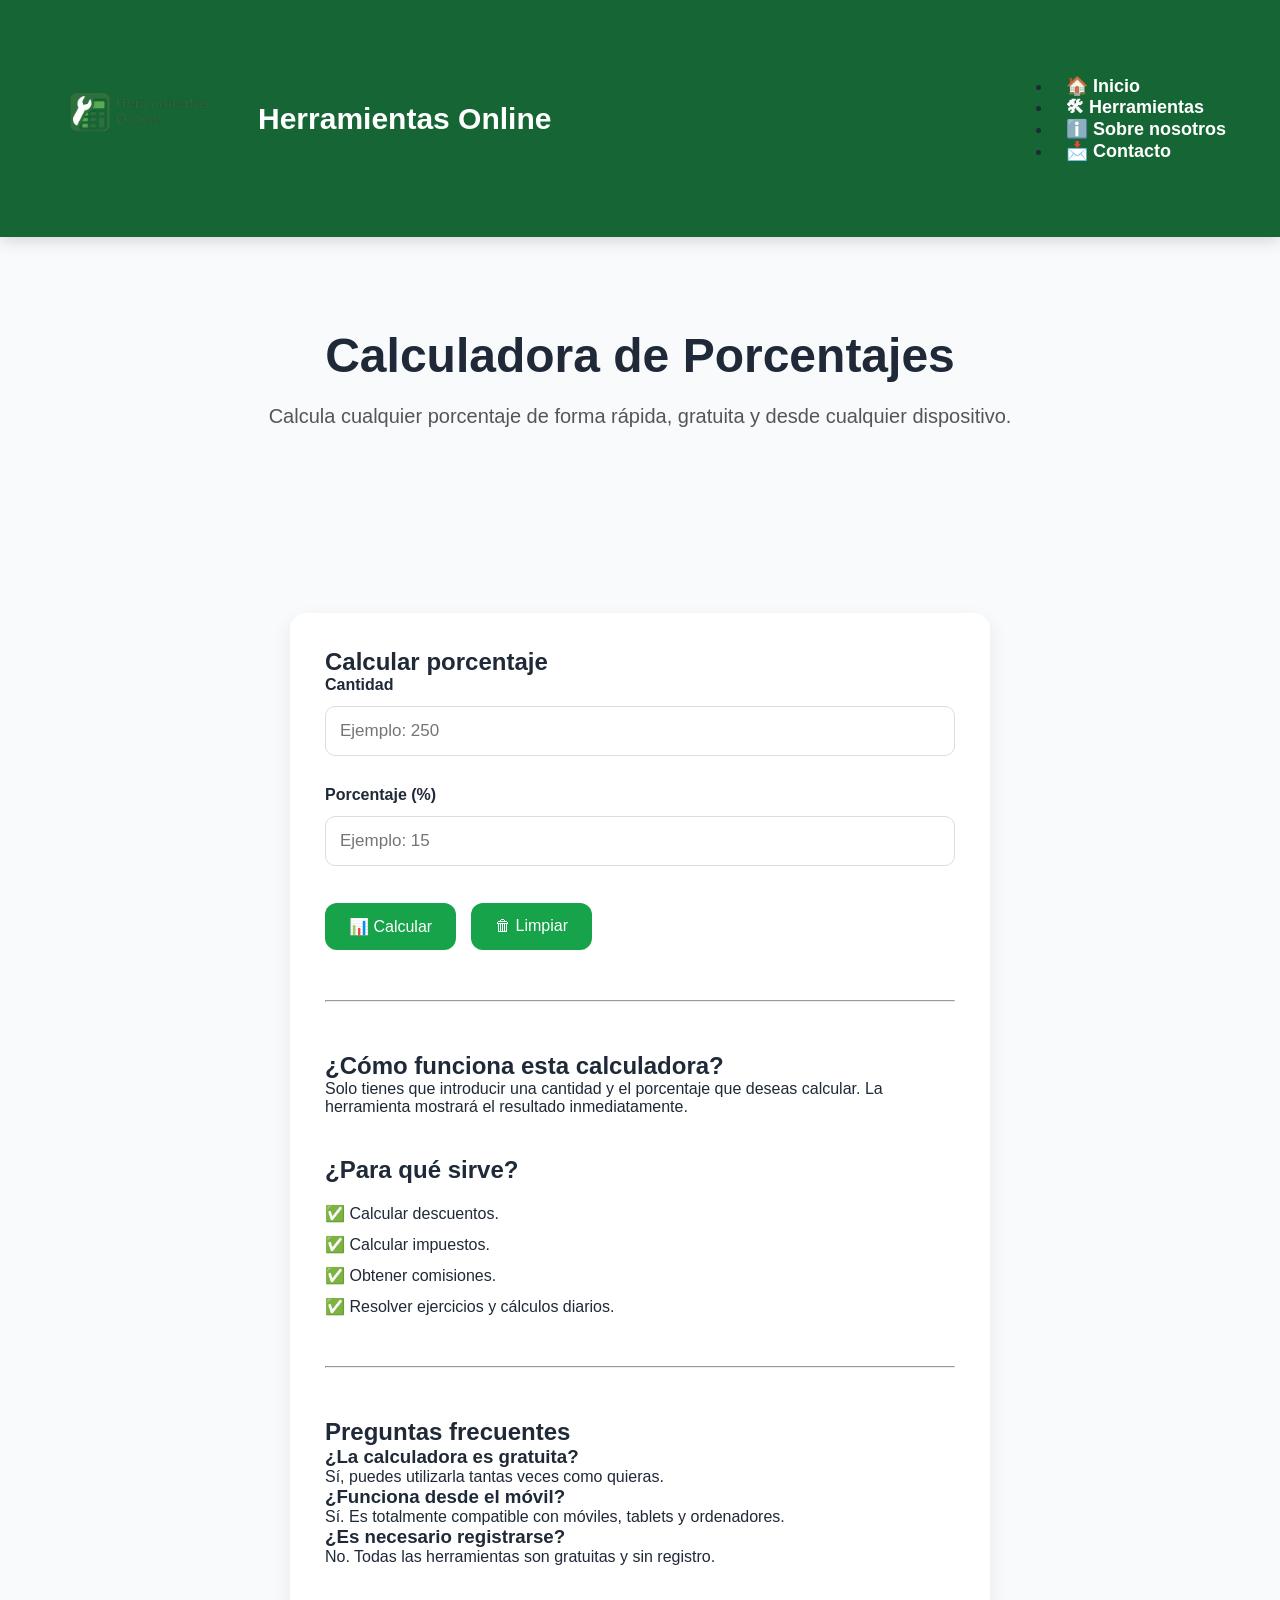
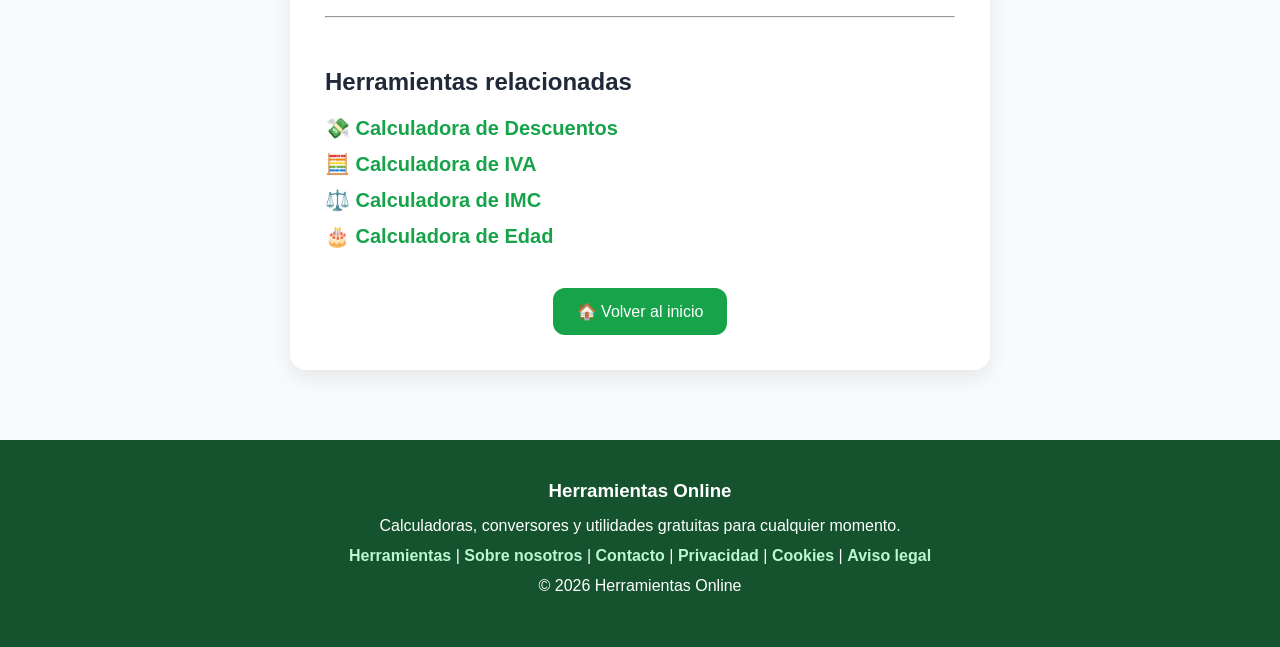
<file: calculadora-porcentajes.html>
<!DOCTYPE html>
<html lang="es">
<head>

<meta charset="UTF-8">
<meta name="viewport" content="width=device-width, initial-scale=1.0">

<title>Calculadora de Porcentajes Gratis | Herramientas Online</title>

<meta name="description" content="Calcula porcentajes online gratis. Descubre rápidamente cuánto es un porcentaje de cualquier cantidad con nuestra calculadora gratuita.">

<link rel="stylesheet" href="style.css">
<link rel="icon" type="image/png" href="favicon.png">

</head>

<body>

<nav class="navbar">

<div class="logo">

<a href="index.html">
<img src="logo.png" alt="Herramientas Online">
</a>

<span>Herramientas Online</span>

</div>

<ul class="menu">
<li><a href="index.html">🏠 Inicio</a></li>
<li><a href="todas-las-herramientas.html">🛠 Herramientas</a></li>
<li><a href="sobre-nosotros.html">ℹ️ Sobre nosotros</a></li>
<li><a href="contacto.html">📩 Contacto</a></li>
</ul>

</nav>

<header class="hero">

<h1>Calculadora de Porcentajes</h1>

<p>
Calcula cualquier porcentaje de forma rápida, gratuita y desde cualquier dispositivo.
</p>

</header>

<section class="herramienta">

<h2>Calcular porcentaje</h2>

<label><strong>Cantidad</strong></label>

<input
id="numero"
type="number"
placeholder="Ejemplo: 250">

<br><br>

<label><strong>Porcentaje (%)</strong></label>

<input
id="porcentaje"
type="number"
placeholder="Ejemplo: 15">

<div style="margin-top:25px;display:flex;gap:15px;flex-wrap:wrap;">

<button onclick="calcular()">
📊 Calcular
</button>

<button onclick="limpiar()">
🗑 Limpiar
</button>

</div>

<div id="resultado" class="resultado" style="display:none;"></div>

<hr style="margin:50px 0;">

<h2>¿Cómo funciona esta calculadora?</h2>

<p>
Solo tienes que introducir una cantidad y el porcentaje que deseas calcular. La herramienta mostrará el resultado inmediatamente.
</p>

<h2 style="margin-top:40px;">¿Para qué sirve?</h2>

<ul>

<li>✅ Calcular descuentos.</li>

<li>✅ Calcular impuestos.</li>

<li>✅ Obtener comisiones.</li>

<li>✅ Resolver ejercicios y cálculos diarios.</li>

</ul>

<hr style="margin:50px 0;">

<h2>Preguntas frecuentes</h2>

<h3>¿La calculadora es gratuita?</h3>

<p>Sí, puedes utilizarla tantas veces como quieras.</p>

<h3>¿Funciona desde el móvil?</h3>

<p>Sí. Es totalmente compatible con móviles, tablets y ordenadores.</p>

<h3>¿Es necesario registrarse?</h3>

<p>No. Todas las herramientas son gratuitas y sin registro.</p>

<hr style="margin:50px 0;">

<h2>Herramientas relacionadas</h2>

<ul>

<li><a href="calculadora-descuentos.html">💸 Calculadora de Descuentos</a></li>

<li><a href="calculadora-iva.html">🧮 Calculadora de IVA</a></li>

<li><a href="calculadora-imc.html">⚖️ Calculadora de IMC</a></li>

<li><a href="calculadora-edad.html">🎂 Calculadora de Edad</a></li>

</ul>

<p style="text-align:center;margin-top:40px;">

<a href="index.html">
<button>🏠 Volver al inicio</button>
</a>

</p>

</section>
<footer>

<h3>Herramientas Online</h3>

<p>
Calculadoras, conversores y utilidades gratuitas para cualquier momento.
</p>

<p>
<a href="todas-las-herramientas.html">Herramientas</a> |
<a href="sobre-nosotros.html">Sobre nosotros</a> |
<a href="contacto.html">Contacto</a> |
<a href="privacidad.html">Privacidad</a> |
<a href="cookies.html">Cookies</a> |
<a href="aviso-legal.html">Aviso legal</a>
</p>

<p>© 2026 Herramientas Online</p>

</footer>

<script>

function calcular(){

const numero = Number(document.getElementById("numero").value);

const porcentaje = Number(document.getElementById("porcentaje").value);

const resultado = document.getElementById("resultado");

if(numero<=0 || porcentaje<0){

resultado.style.display="block";

resultado.innerHTML=`
<h3>⚠ Error</h3>
<p>Introduce una cantidad y un porcentaje válidos.</p>
`;

return;

}

const total = numero*porcentaje/100;

resultado.style.display="block";

resultado.innerHTML=`

<h3>📊 Resultado</h3>

<p><strong>Cantidad:</strong> ${numero.toFixed(2)}</p>

<p><strong>Porcentaje:</strong> ${porcentaje}%</p>

<p style="font-size:24px;color:#16a34a;margin-top:15px;">

<strong>${porcentaje}% de ${numero} = ${total.toFixed(2)}</strong>

</p>

`;

}

function limpiar(){

document.getElementById("numero").value="";

document.getElementById("porcentaje").value="";

document.getElementById("resultado").style.display="none";

document.getElementById("resultado").innerHTML="";

}

</script>

</body>
</html>
</file>
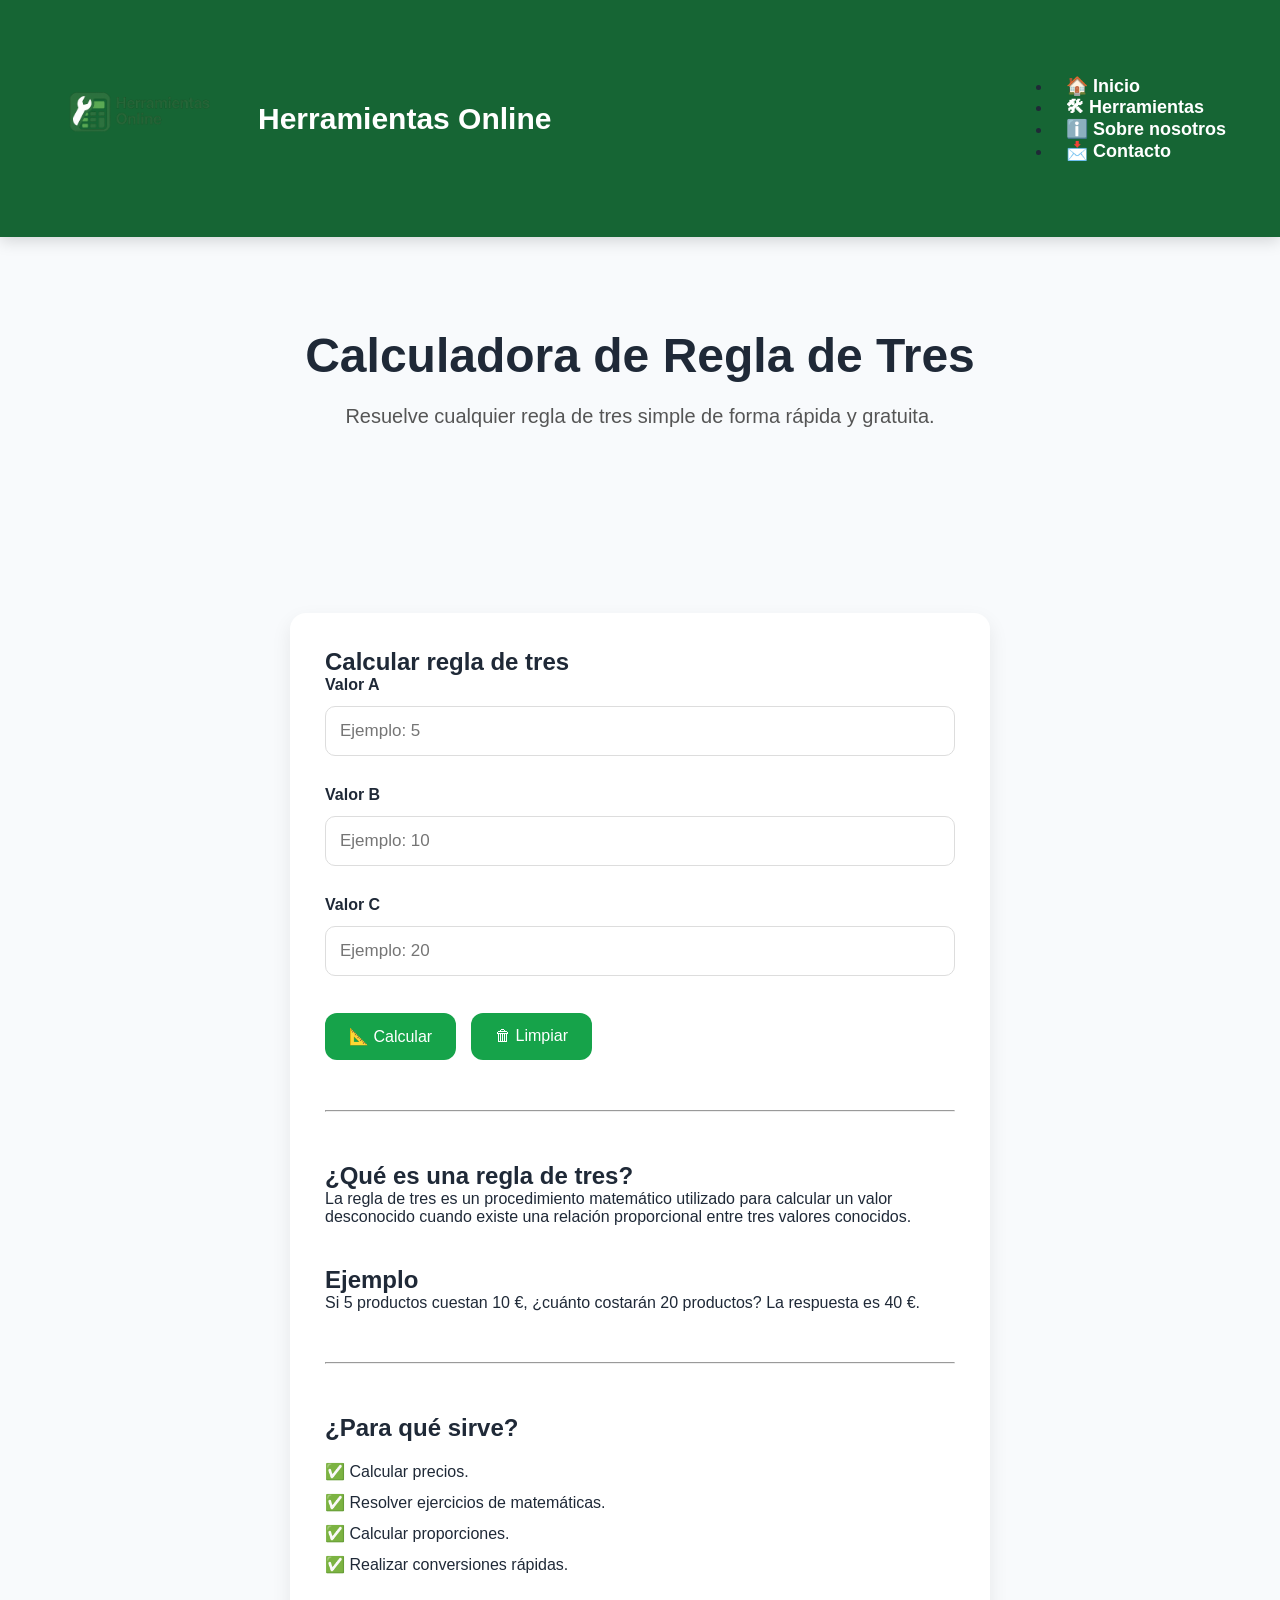
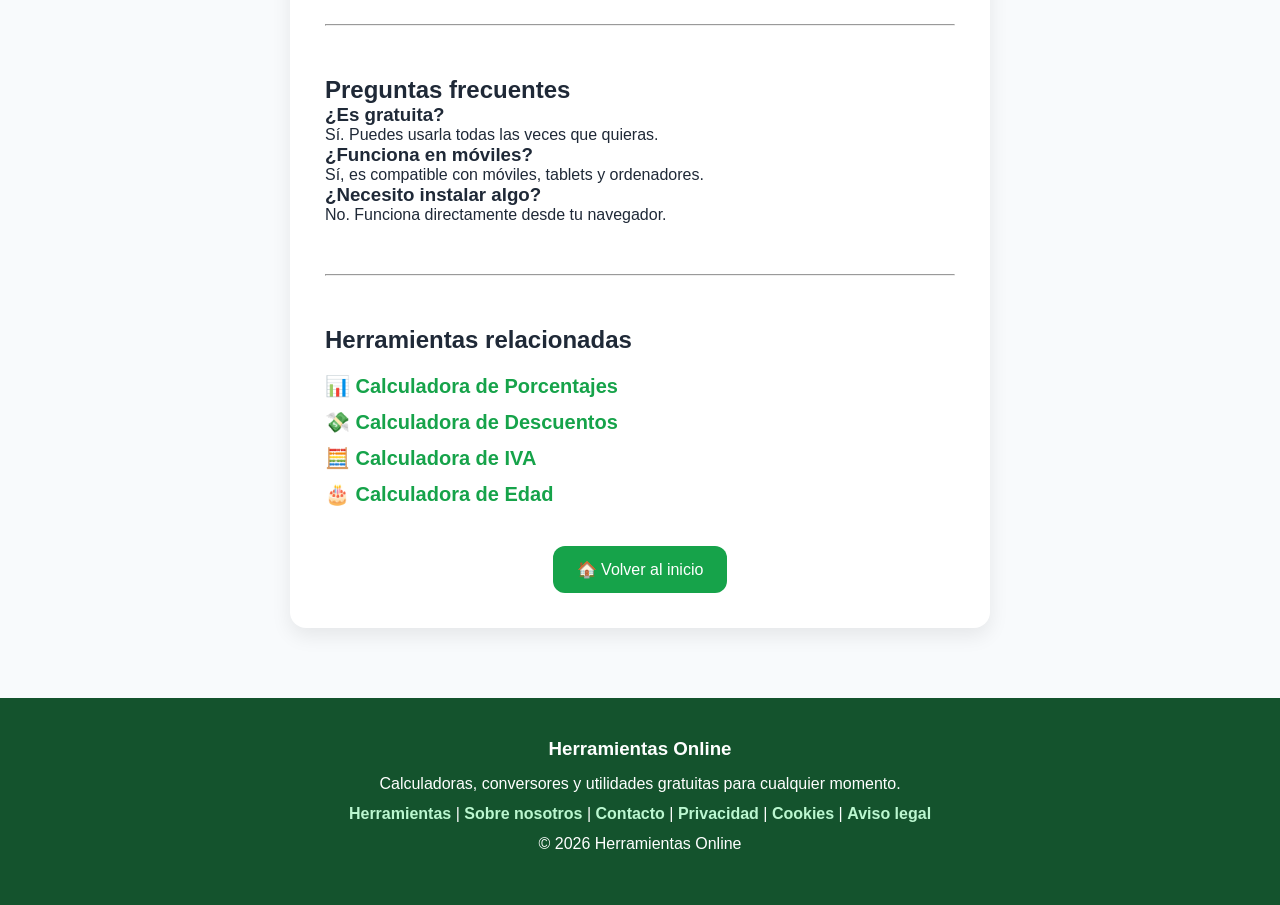
<file: calculadora-regla-de-tres.html>
<!DOCTYPE html>
<html lang="es">
<head>

<meta charset="UTF-8">
<meta name="viewport" content="width=device-width, initial-scale=1.0">

<title>Calculadora de Regla de Tres Gratis | Herramientas Online</title>

<meta name="description" content="Calcula una regla de tres simple online gratis. Resuelve proporciones en segundos desde cualquier dispositivo.">

<link rel="stylesheet" href="style.css">
<link rel="icon" href="favicon.png">

</head>

<body>

<nav class="navbar">

<div class="logo">
<a href="index.html">
<img src="logo.png" alt="Herramientas Online">
</a>
<span>Herramientas Online</span>
</div>

<ul class="menu">
<li><a href="index.html">🏠 Inicio</a></li>
<li><a href="todas-las-herramientas.html">🛠 Herramientas</a></li>
<li><a href="sobre-nosotros.html">ℹ️ Sobre nosotros</a></li>
<li><a href="contacto.html">📩 Contacto</a></li>
</ul>

</nav>

<header class="hero">

<h1>Calculadora de Regla de Tres</h1>

<p>
Resuelve cualquier regla de tres simple de forma rápida y gratuita.
</p>

</header>

<section class="herramienta">

<h2>Calcular regla de tres</h2>

<label><strong>Valor A</strong></label>

<input id="a" type="number" placeholder="Ejemplo: 5">

<br><br>

<label><strong>Valor B</strong></label>

<input id="b" type="number" placeholder="Ejemplo: 10">

<br><br>

<label><strong>Valor C</strong></label>

<input id="c" type="number" placeholder="Ejemplo: 20">

<div style="margin-top:25px;display:flex;gap:15px;flex-wrap:wrap;">

<button onclick="calcular()">
📐 Calcular
</button>

<button onclick="limpiar()">
🗑 Limpiar
</button>

</div>

<div id="resultado" class="resultado" style="display:none;"></div>

<hr style="margin:50px 0;">

<h2>¿Qué es una regla de tres?</h2>

<p>
La regla de tres es un procedimiento matemático utilizado para calcular un valor desconocido cuando existe una relación proporcional entre tres valores conocidos.
</p>

<h2 style="margin-top:40px;">Ejemplo</h2>

<p>
Si 5 productos cuestan 10 €, ¿cuánto costarán 20 productos? La respuesta es 40 €.
</p>

<hr style="margin:50px 0;">

<h2>¿Para qué sirve?</h2>

<ul>

<li>✅ Calcular precios.</li>

<li>✅ Resolver ejercicios de matemáticas.</li>

<li>✅ Calcular proporciones.</li>

<li>✅ Realizar conversiones rápidas.</li>

</ul>

<hr style="margin:50px 0;">

<h2>Preguntas frecuentes</h2>

<h3>¿Es gratuita?</h3>

<p>Sí. Puedes usarla todas las veces que quieras.</p>

<h3>¿Funciona en móviles?</h3>

<p>Sí, es compatible con móviles, tablets y ordenadores.</p>

<h3>¿Necesito instalar algo?</h3>

<p>No. Funciona directamente desde tu navegador.</p>

<hr style="margin:50px 0;">

<h2>Herramientas relacionadas</h2>

<ul>

<li><a href="calculadora-porcentajes.html">📊 Calculadora de Porcentajes</a></li>

<li><a href="calculadora-descuentos.html">💸 Calculadora de Descuentos</a></li>

<li><a href="calculadora-iva.html">🧮 Calculadora de IVA</a></li>

<li><a href="calculadora-edad.html">🎂 Calculadora de Edad</a></li>

</ul>

<p style="text-align:center;margin-top:40px;">

<a href="index.html">
<button>🏠 Volver al inicio</button>
</a>

</p>

</section>
<footer>

<h3>Herramientas Online</h3>

<p>
Calculadoras, conversores y utilidades gratuitas para cualquier momento.
</p>

<p>
<a href="todas-las-herramientas.html">Herramientas</a> |
<a href="sobre-nosotros.html">Sobre nosotros</a> |
<a href="contacto.html">Contacto</a> |
<a href="privacidad.html">Privacidad</a> |
<a href="cookies.html">Cookies</a> |
<a href="aviso-legal.html">Aviso legal</a>
</p>

<p>© 2026 Herramientas Online</p>

</footer>

<script>

function calcular(){

const a = Number(document.getElementById("a").value);
const b = Number(document.getElementById("b").value);
const c = Number(document.getElementById("c").value);

const resultado = document.getElementById("resultado");

if(a<=0 || b<=0 || c<=0){

resultado.style.display="block";

resultado.innerHTML=`
<h3>⚠ Error</h3>
<p>Introduce tres valores válidos mayores que cero.</p>
`;

return;

}

const x = (b*c)/a;

resultado.style.display="block";

resultado.innerHTML=`

<h3>📐 Resultado</h3>

<p><strong>Valor A:</strong> ${a}</p>

<p><strong>Valor B:</strong> ${b}</p>

<p><strong>Valor C:</strong> ${c}</p>

<p style="font-size:26px;color:#16a34a;margin-top:20px;">

<strong>X = ${x.toFixed(2)}</strong>

</p>

`;

}

function limpiar(){

document.getElementById("a").value="";
document.getElementById("b").value="";
document.getElementById("c").value="";

document.getElementById("resultado").style.display="none";
document.getElementById("resultado").innerHTML="";

}

</script>

</body>
</html>
</file>
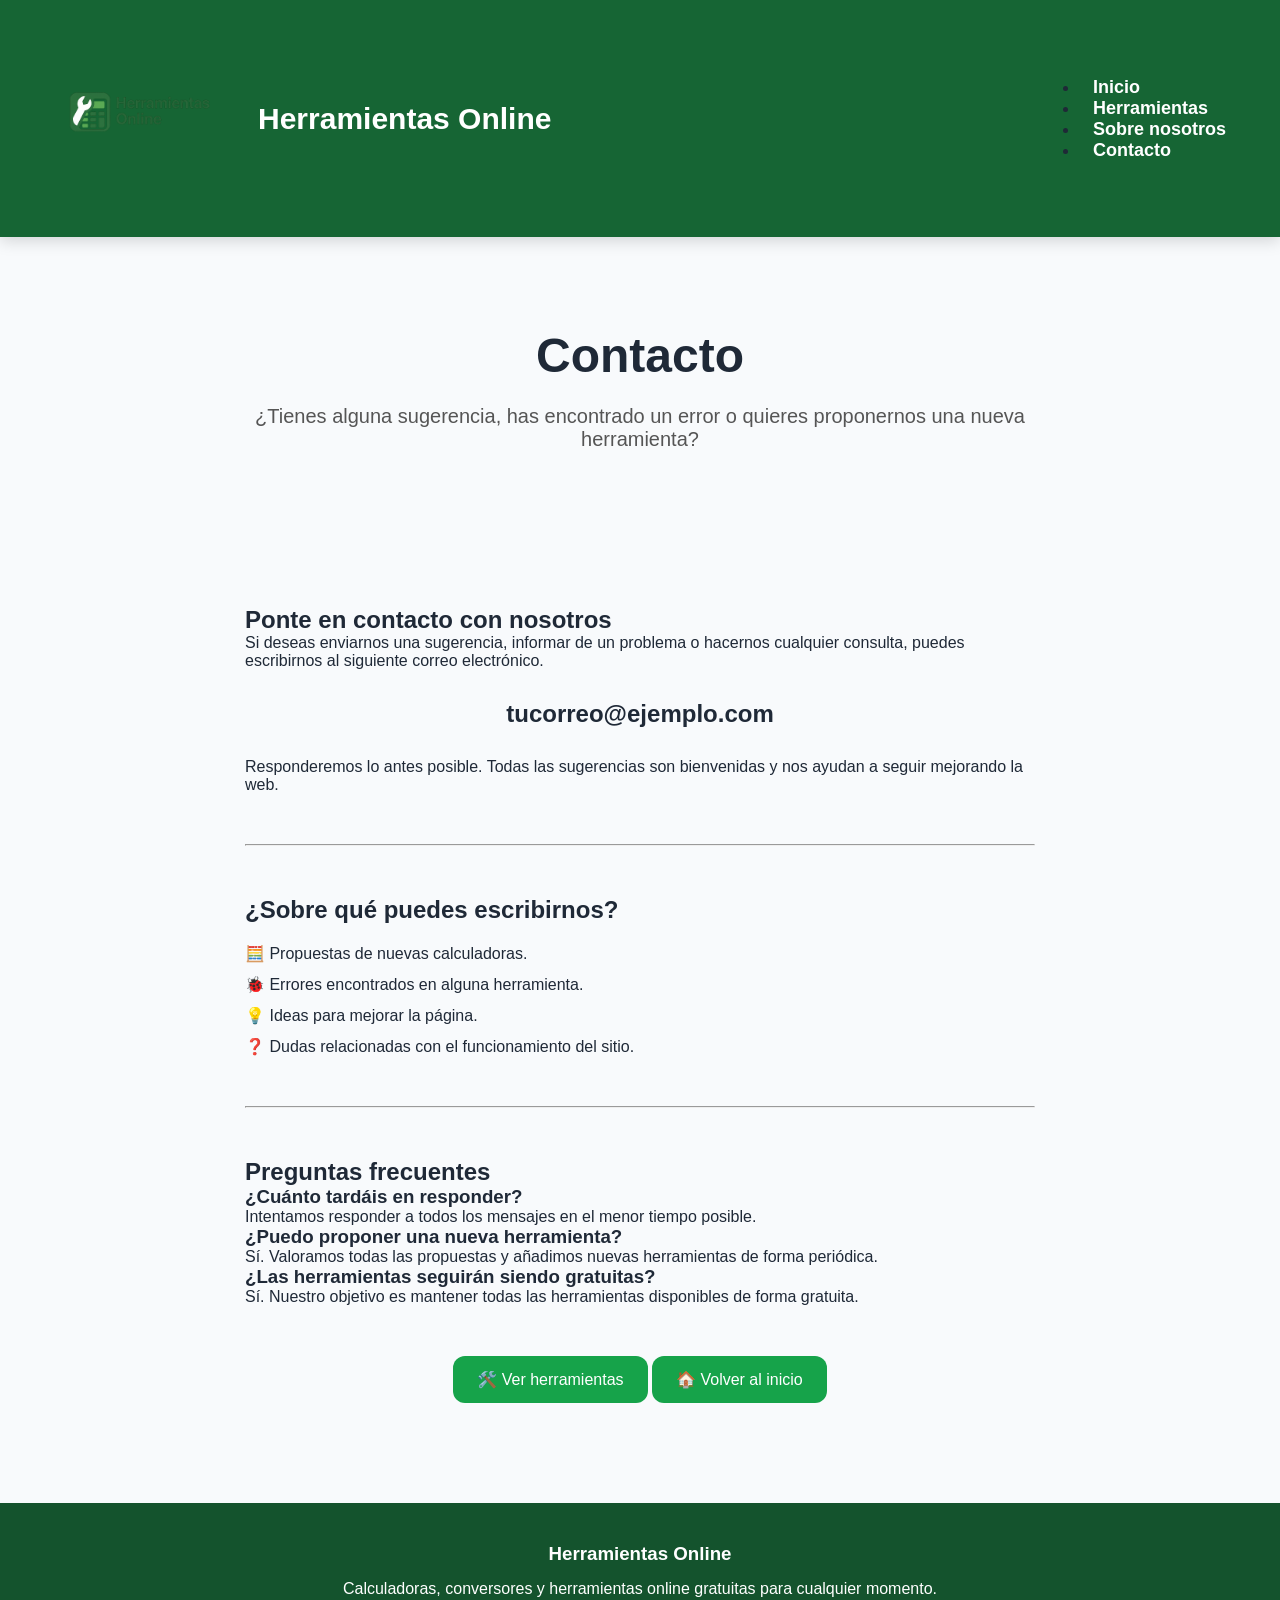
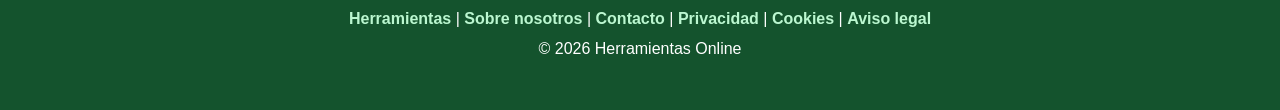
<file: contacto.html>
<!DOCTYPE html>
<html lang="es">
<head>

<meta charset="UTF-8">
<meta name="viewport" content="width=device-width, initial-scale=1.0">

<title>Contacto | Herramientas Online</title>

<meta name="description" content="Contacta con Herramientas Online para enviar sugerencias, informar de errores o proponer nuevas herramientas.">

<meta name="keywords" content="contacto herramientas online, soporte, sugerencias, calculadoras online">

<link rel="stylesheet" href="style.css">
<link rel="icon" type="image/png" href="favicon.png">

</head>

<body>

<nav class="navbar">

<div class="logo">

<a href="index.html">
<img src="logo.png" alt="Herramientas Online">
</a>

<span>Herramientas Online</span>

</div>

<ul class="menu">

<li><a href="index.html">Inicio</a></li>

<li><a href="todas-las-herramientas.html">Herramientas</a></li>

<li><a href="sobre-nosotros.html">Sobre nosotros</a></li>

<li><a href="contacto.html">Contacto</a></li>

</ul>

</nav>

<header class="hero">

<h1>Contacto</h1>

<p>
¿Tienes alguna sugerencia, has encontrado un error o quieres proponernos una nueva herramienta?
</p>

</header>

<section style="max-width:850px;margin:auto;padding:30px;">

<h2>Ponte en contacto con nosotros</h2>

<p>
Si deseas enviarnos una sugerencia, informar de un problema o hacernos cualquier consulta, puedes escribirnos al siguiente correo electrónico.
</p>

<p style="font-size:24px;font-weight:bold;text-align:center;margin:30px 0;">

tucorreo@ejemplo.com

</p>

<p>
Responderemos lo antes posible. Todas las sugerencias son bienvenidas y nos ayudan a seguir mejorando la web.
</p>

<hr style="margin:50px 0;">

<h2>¿Sobre qué puedes escribirnos?</h2>

<ul>

<li>🧮 Propuestas de nuevas calculadoras.</li>

<li>🐞 Errores encontrados en alguna herramienta.</li>

<li>💡 Ideas para mejorar la página.</li>

<li>❓ Dudas relacionadas con el funcionamiento del sitio.</li>

</ul>

<hr style="margin:50px 0;">

<h2>Preguntas frecuentes</h2>

<h3>¿Cuánto tardáis en responder?</h3>

<p>
Intentamos responder a todos los mensajes en el menor tiempo posible.
</p>

<h3>¿Puedo proponer una nueva herramienta?</h3>

<p>
Sí. Valoramos todas las propuestas y añadimos nuevas herramientas de forma periódica.
</p>

<h3>¿Las herramientas seguirán siendo gratuitas?</h3>

<p>
Sí. Nuestro objetivo es mantener todas las herramientas disponibles de forma gratuita.
</p>

<p style="text-align:center;margin-top:50px;">

<a href="todas-las-herramientas.html">
<button>🛠️ Ver herramientas</button>
</a>

<a href="index.html">
<button>🏠 Volver al inicio</button>
</a>

</p>

</section>

<footer>

<h3>Herramientas Online</h3>

<p>
Calculadoras, conversores y herramientas online gratuitas para cualquier momento.
</p>

<p>

<a href="todas-las-herramientas.html">Herramientas</a> |

<a href="sobre-nosotros.html">Sobre nosotros</a> |

<a href="contacto.html">Contacto</a> |

<a href="privacidad.html">Privacidad</a> |

<a href="cookies.html">Cookies</a> |

<a href="aviso-legal.html">Aviso legal</a>

</p>

<p>© 2026 Herramientas Online</p>

</footer>

<button id="subir">⬆️</button>

<script>

const boton=document.getElementById("subir");

window.onscroll=function(){

if(window.scrollY>300){

boton.style.display="block";

}else{

boton.style.display="none";

}

};

boton.onclick=function(){

window.scrollTo({

top:0,

behavior:"smooth"

});

};

</script>

</body>
</html>
</file>
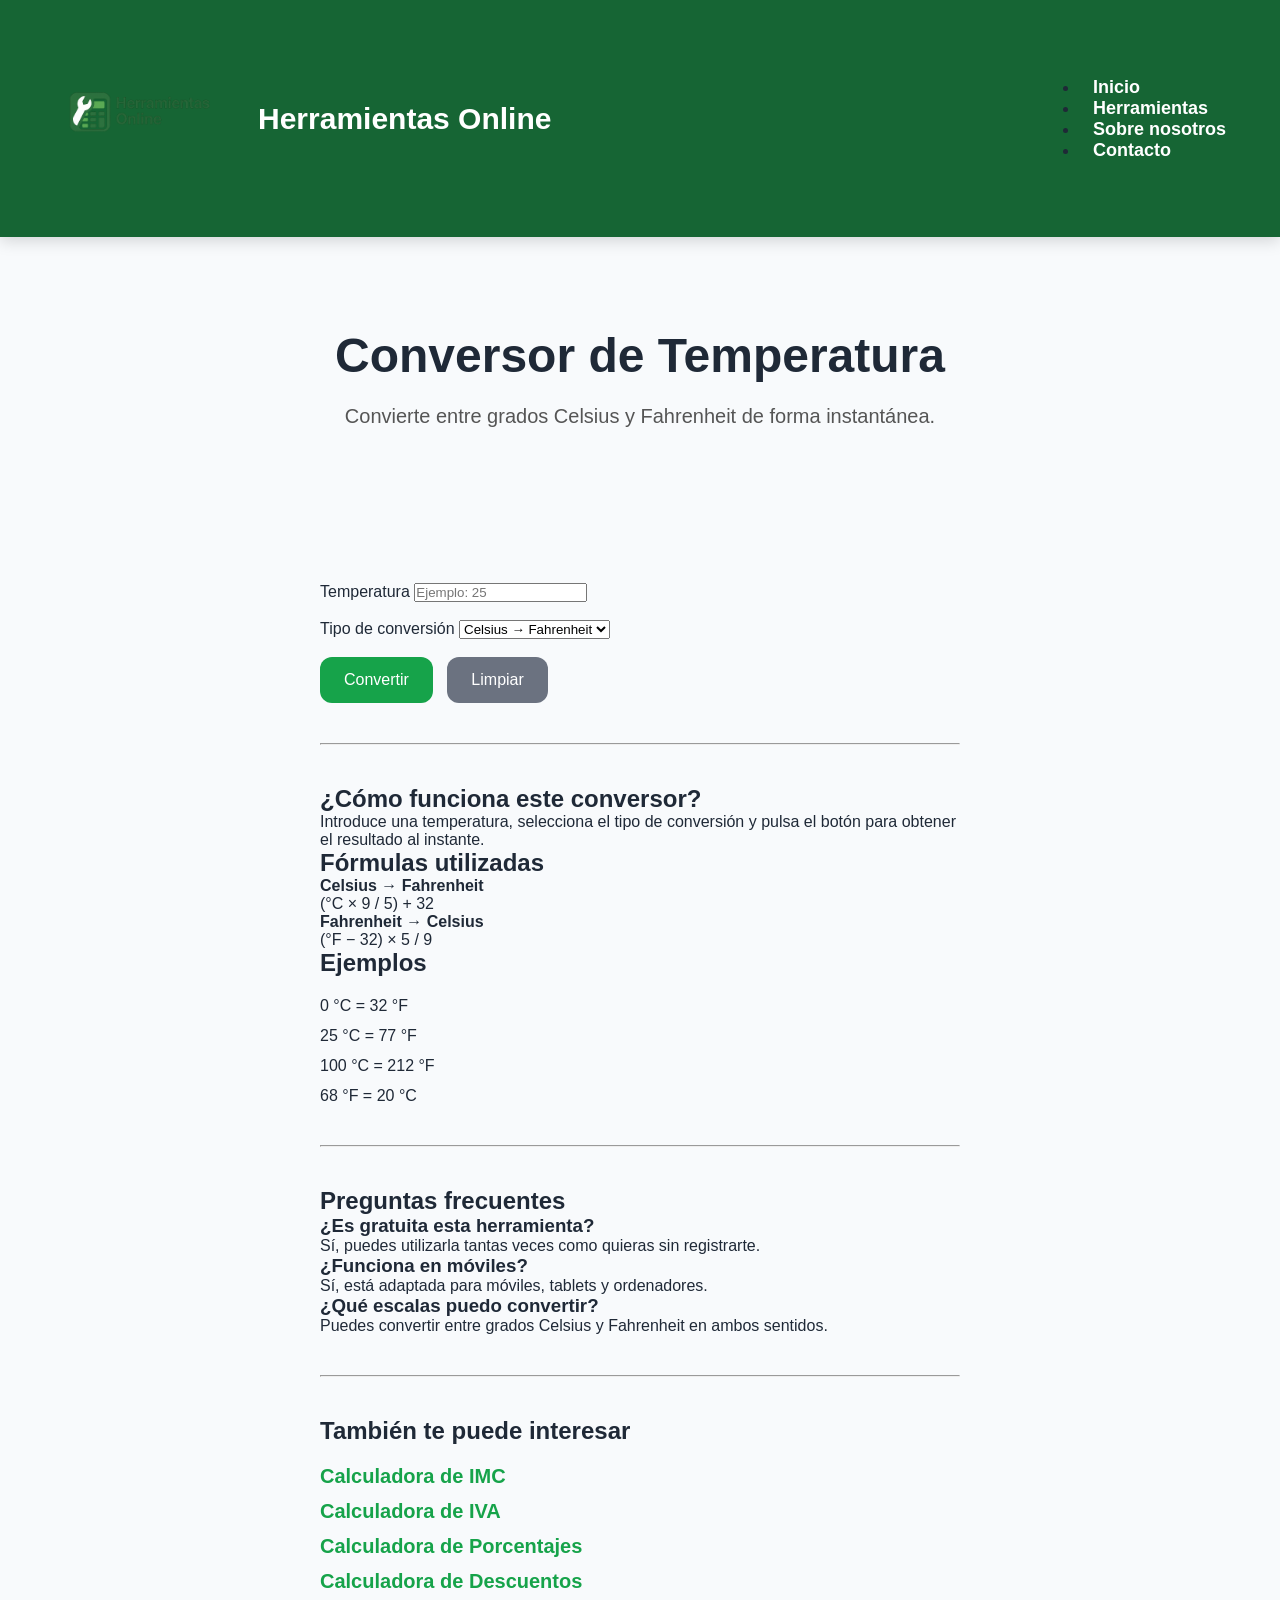
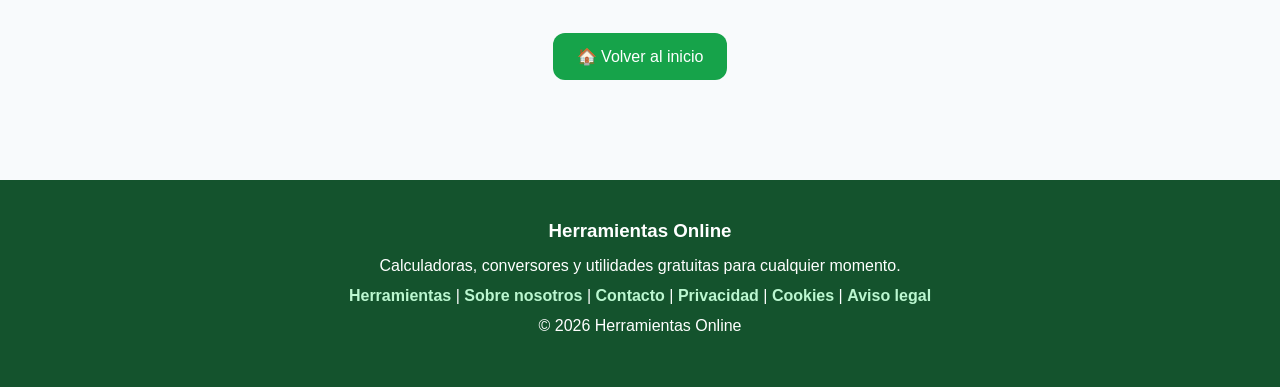
<file: conversor-temperatura.html>
<!DOCTYPE html>
<html lang="es">
<head>
<meta charset="UTF-8">
<meta name="viewport" content="width=device-width, initial-scale=1.0">

<title>Conversor de Temperatura | Herramientas Online</title>

<meta name="description" content="Convierte grados Celsius a Fahrenheit y Fahrenheit a Celsius de forma rápida, gratuita y online.">

<link rel="stylesheet" href="style.css">
<link rel="icon" type="image/png" href="favicon.png">

</head>

<body>

<nav class="navbar">

<div class="logo">
<a href="index.html">
<img src="logo.png" alt="Herramientas Online">
</a>
<span>Herramientas Online</span>
</div>

<ul class="menu">
<li><a href="index.html">Inicio</a></li>
<li><a href="todas-las-herramientas.html">Herramientas</a></li>
<li><a href="sobre-nosotros.html">Sobre nosotros</a></li>
<li><a href="contacto.html">Contacto</a></li>
</ul>

</nav>

<header class="hero">

<h1>Conversor de Temperatura</h1>

<p>Convierte entre grados Celsius y Fahrenheit de forma instantánea.</p>

</header>

<section style="max-width:700px;margin:auto;padding:30px;">

<label>Temperatura</label>

<input id="valor" type="number" placeholder="Ejemplo: 25">

<br><br>

<label>Tipo de conversión</label>

<select id="tipo">
<option value="cf">Celsius → Fahrenheit</option>
<option value="fc">Fahrenheit → Celsius</option>
</select>

<br><br>

<button onclick="convertir()">Convertir</button>

<button onclick="limpiar()" style="margin-left:10px;background:#6b7280;">
Limpiar
</button>

<div id="resultado" style="display:none;background:#f8fafc;padding:20px;border-radius:12px;margin-top:30px;"></div>

<hr style="margin:40px 0;">

<h2>¿Cómo funciona este conversor?</h2>

<p>
Introduce una temperatura, selecciona el tipo de conversión y pulsa el botón para obtener el resultado al instante.
</p>

<h2>Fórmulas utilizadas</h2>

<p><strong>Celsius → Fahrenheit</strong></p>

<p>(°C × 9 / 5) + 32</p>

<p><strong>Fahrenheit → Celsius</strong></p>

<p>(°F − 32) × 5 / 9</p>

<h2>Ejemplos</h2>

<ul>
<li>0 °C = 32 °F</li>
<li>25 °C = 77 °F</li>
<li>100 °C = 212 °F</li>
<li>68 °F = 20 °C</li>
</ul>

<hr style="margin:40px 0;">

<h2>Preguntas frecuentes</h2>

<h3>¿Es gratuita esta herramienta?</h3>

<p>Sí, puedes utilizarla tantas veces como quieras sin registrarte.</p>

<h3>¿Funciona en móviles?</h3>

<p>Sí, está adaptada para móviles, tablets y ordenadores.</p>

<h3>¿Qué escalas puedo convertir?</h3>

<p>Puedes convertir entre grados Celsius y Fahrenheit en ambos sentidos.</p>

<hr style="margin:40px 0;">

<h2>También te puede interesar</h2>

<ul>
<li><a href="calculadora-imc.html">Calculadora de IMC</a></li>
<li><a href="calculadora-iva.html">Calculadora de IVA</a></li>
<li><a href="calculadora-porcentajes.html">Calculadora de Porcentajes</a></li>
<li><a href="calculadora-descuentos.html">Calculadora de Descuentos</a></li>
</ul>

<p style="text-align:center;margin-top:40px;">

<a href="index.html">

<button>🏠 Volver al inicio</button>

</a>

</p>

</section>

<footer>

<h3>Herramientas Online</h3>

<p>
Calculadoras, conversores y utilidades gratuitas para cualquier momento.
</p>

<p>

<a href="todas-las-herramientas.html">Herramientas</a> |

<a href="sobre-nosotros.html">Sobre nosotros</a> |

<a href="contacto.html">Contacto</a> |

<a href="privacidad.html">Privacidad</a> |

<a href="cookies.html">Cookies</a> |

<a href="aviso-legal.html">Aviso legal</a>

</p>

<p>© 2026 Herramientas Online</p>

</footer>

<script>

function convertir(){

const valor = Number(document.getElementById("valor").value);

const tipo = document.getElementById("tipo").value;

const resultado = document.getElementById("resultado");

if(isNaN(valor)){

resultado.style.display="block";

resultado.innerHTML="⚠️ Introduce una temperatura válida.";

return;

}

let conversion;

if(tipo==="cf"){

conversion=(valor*9/5)+32;

resultado.innerHTML=`
<h3>🌡️ Resultado</h3>

<p><strong>${valor} °C</strong> equivalen a</p>

<p style="font-size:28px;color:#16a34a;"><strong>${conversion.toFixed(2)} °F</strong></p>
`;

}else{

conversion=(valor-32)*5/9;

resultado.innerHTML=`
<h3>🌡️ Resultado</h3>

<p><strong>${valor} °F</strong> equivalen a</p>

<p style="font-size:28px;color:#16a34a;"><strong>${conversion.toFixed(2)} °C</strong></p>
`;

}

resultado.style.display="block";

}

function limpiar(){

document.getElementById("valor").value="";

document.getElementById("tipo").selectedIndex=0;

document.getElementById("resultado").style.display="none";

document.getElementById("resultado").innerHTML="";

}

</script>

</body>
</html>
</file>
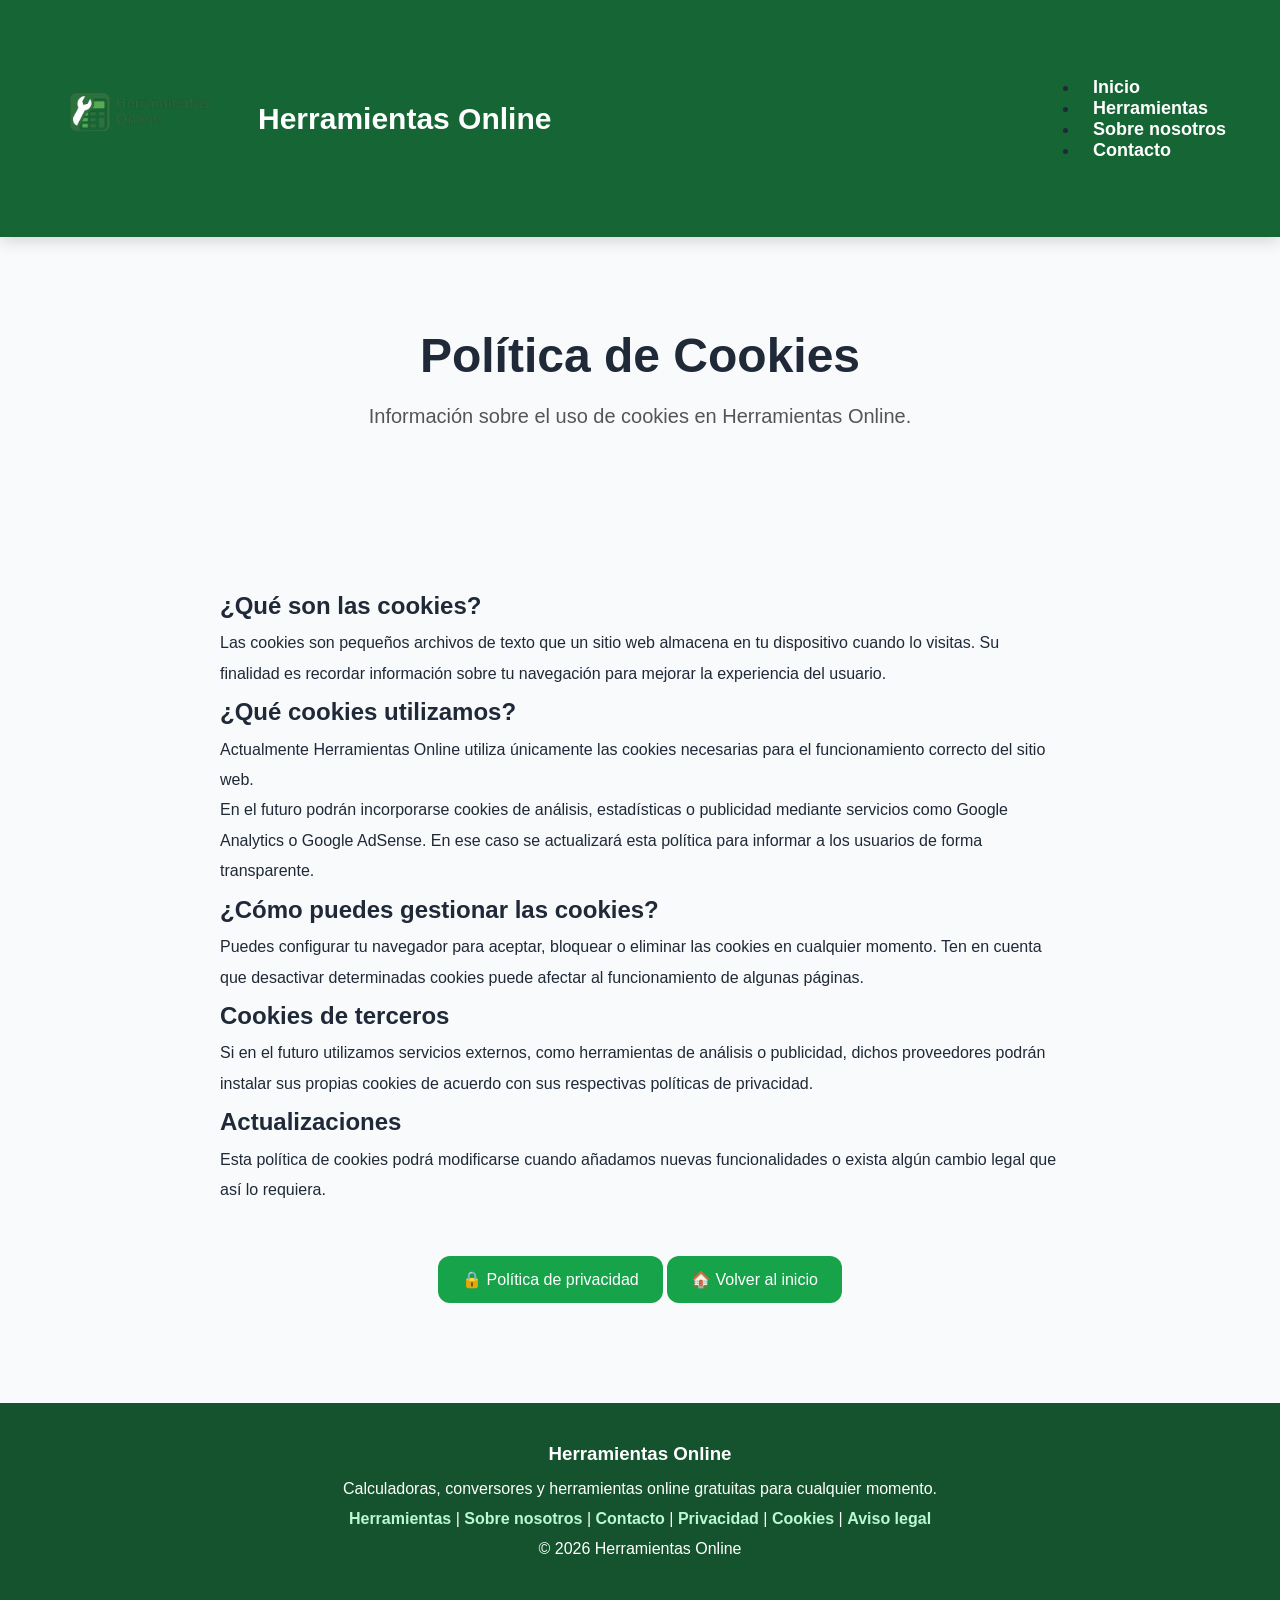
<file: cookies.html>
<!DOCTYPE html>
<html lang="es">
<head>

<meta charset="UTF-8">
<meta name="viewport" content="width=device-width, initial-scale=1.0">

<title>Política de Cookies | Herramientas Online</title>

<meta name="description" content="Consulta la política de cookies de Herramientas Online y conoce cómo utilizamos las cookies en nuestro sitio web.">

<meta name="keywords" content="cookies, política de cookies, privacidad, herramientas online">

<link rel="stylesheet" href="style.css">
<link rel="icon" type="image/png" href="favicon.png">

</head>

<body>

<nav class="navbar">

<div class="logo">

<a href="index.html">
<img src="logo.png" alt="Herramientas Online">
</a>

<span>Herramientas Online</span>

</div>

<ul class="menu">

<li><a href="index.html">Inicio</a></li>

<li><a href="todas-las-herramientas.html">Herramientas</a></li>

<li><a href="sobre-nosotros.html">Sobre nosotros</a></li>

<li><a href="contacto.html">Contacto</a></li>

</ul>

</nav>

<header class="hero">

<h1>Política de Cookies</h1>

<p>
Información sobre el uso de cookies en Herramientas Online.
</p>

</header>

<section style="max-width:900px;margin:auto;padding:30px;line-height:1.9;">

<h2>¿Qué son las cookies?</h2>

<p>
Las cookies son pequeños archivos de texto que un sitio web almacena en tu dispositivo cuando lo visitas. Su finalidad es recordar información sobre tu navegación para mejorar la experiencia del usuario.
</p>

<h2>¿Qué cookies utilizamos?</h2>

<p>
Actualmente Herramientas Online utiliza únicamente las cookies necesarias para el funcionamiento correcto del sitio web.
</p>

<p>
En el futuro podrán incorporarse cookies de análisis, estadísticas o publicidad mediante servicios como Google Analytics o Google AdSense. En ese caso se actualizará esta política para informar a los usuarios de forma transparente.
</p>

<h2>¿Cómo puedes gestionar las cookies?</h2>

<p>
Puedes configurar tu navegador para aceptar, bloquear o eliminar las cookies en cualquier momento. Ten en cuenta que desactivar determinadas cookies puede afectar al funcionamiento de algunas páginas.
</p>

<h2>Cookies de terceros</h2>

<p>
Si en el futuro utilizamos servicios externos, como herramientas de análisis o publicidad, dichos proveedores podrán instalar sus propias cookies de acuerdo con sus respectivas políticas de privacidad.
</p>

<h2>Actualizaciones</h2>

<p>
Esta política de cookies podrá modificarse cuando añadamos nuevas funcionalidades o exista algún cambio legal que así lo requiera.
</p>

<p style="text-align:center;margin-top:50px;">

<a href="privacidad.html">
<button>🔒 Política de privacidad</button>
</a>

<a href="index.html">
<button>🏠 Volver al inicio</button>
</a>

</p>

</section>

<footer>

<h3>Herramientas Online</h3>

<p>
Calculadoras, conversores y herramientas online gratuitas para cualquier momento.
</p>

<p>

<a href="todas-las-herramientas.html">Herramientas</a> |

<a href="sobre-nosotros.html">Sobre nosotros</a> |

<a href="contacto.html">Contacto</a> |

<a href="privacidad.html">Privacidad</a> |

<a href="cookies.html">Cookies</a> |

<a href="aviso-legal.html">Aviso legal</a>

</p>

<p>© 2026 Herramientas Online</p>

</footer>

<button id="subir">⬆️</button>

<script>

const boton=document.getElementById("subir");

window.onscroll=function(){

if(window.scrollY>300){

boton.style.display="block";

}else{

boton.style.display="none";

}

};

boton.onclick=function(){

window.scrollTo({

top:0,

behavior:"smooth"

});

};

</script>

</body>
</html>
</file>
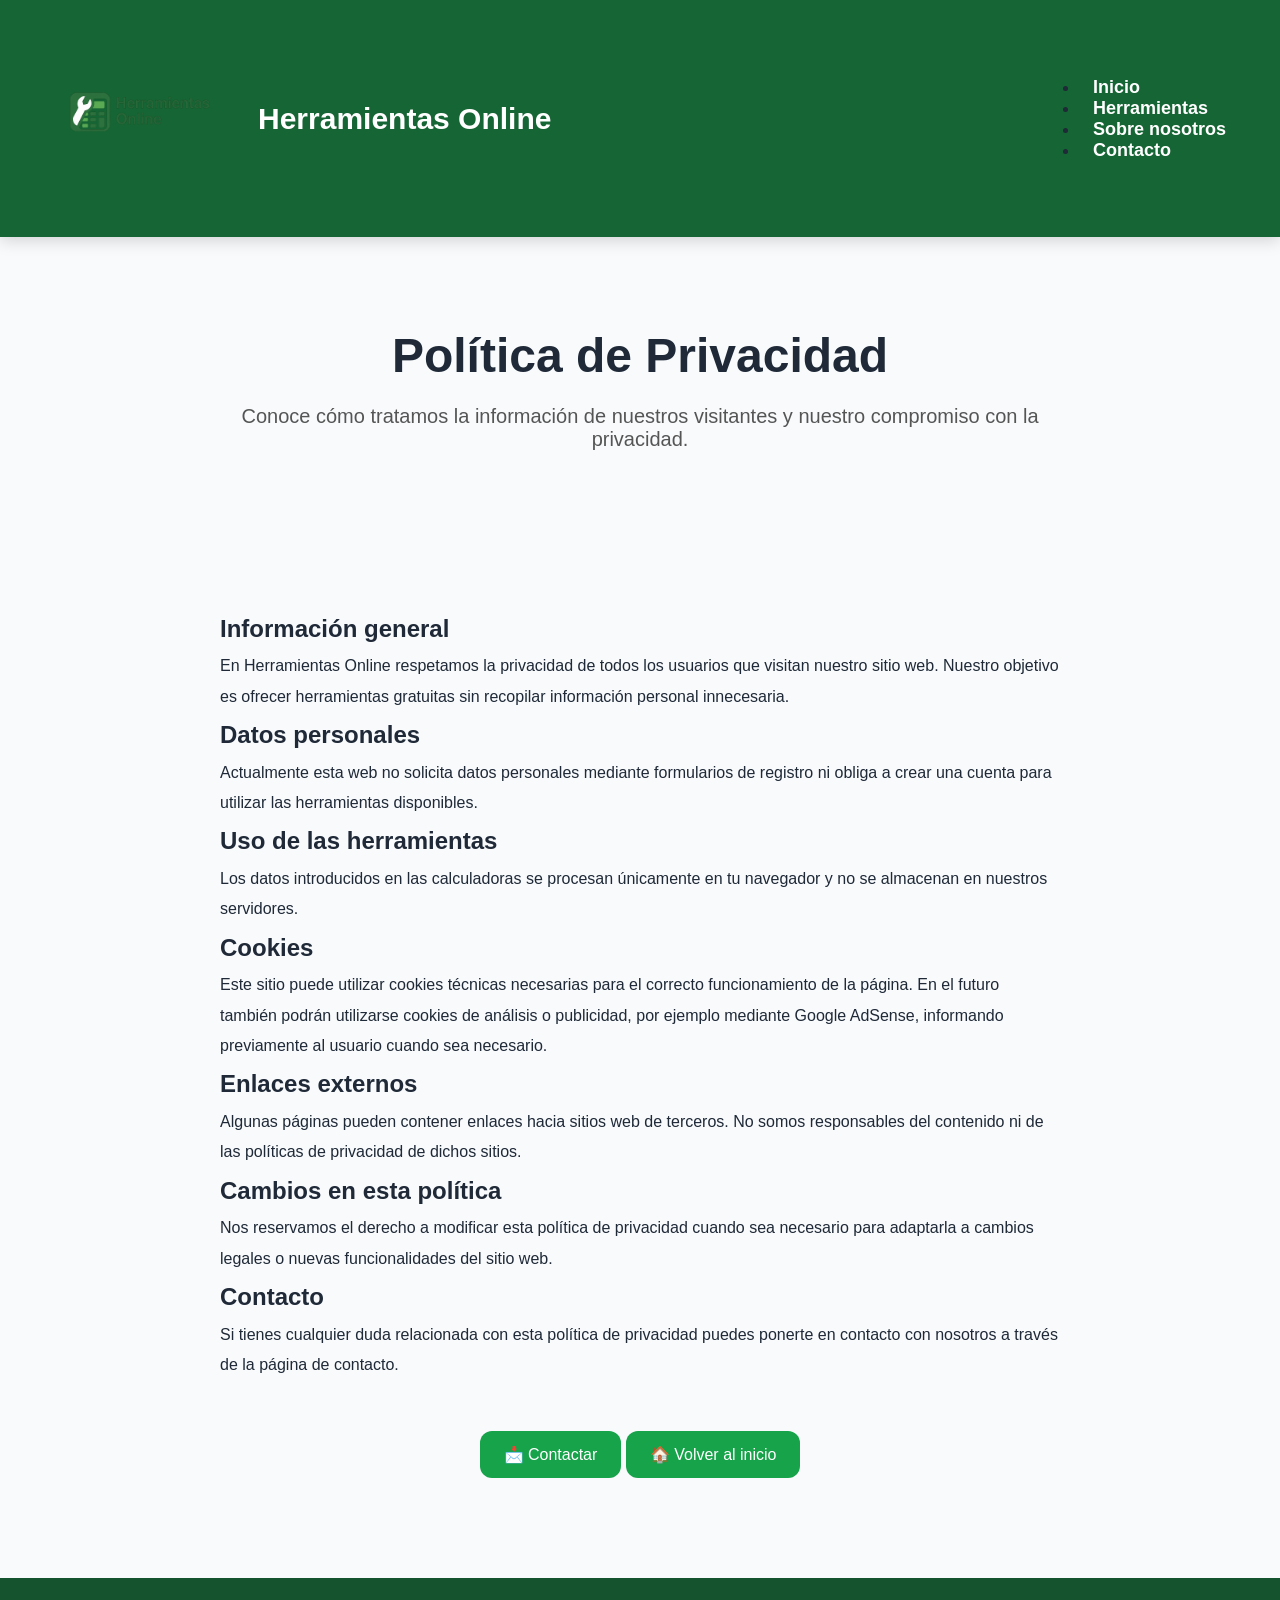
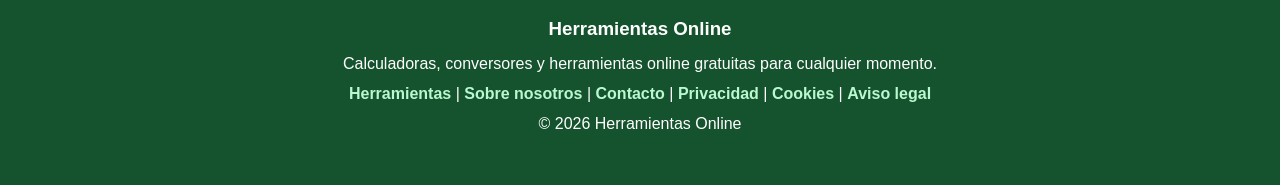
<file: privacidad.html>
<!DOCTYPE html>
<html lang="es">
<head>

<meta charset="UTF-8">
<meta name="viewport" content="width=device-width, initial-scale=1.0">

<title>Política de Privacidad | Herramientas Online</title>

<meta name="description" content="Consulta la política de privacidad de Herramientas Online y conoce cómo tratamos la información de nuestros visitantes.">

<meta name="keywords" content="política de privacidad, privacidad, protección de datos, herramientas online">

<link rel="stylesheet" href="style.css">
<link rel="icon" type="image/png" href="favicon.png">

</head>

<body>

<nav class="navbar">

<div class="logo">

<a href="index.html">
<img src="logo.png" alt="Herramientas Online">
</a>

<span>Herramientas Online</span>

</div>

<ul class="menu">

<li><a href="index.html">Inicio</a></li>

<li><a href="todas-las-herramientas.html">Herramientas</a></li>

<li><a href="sobre-nosotros.html">Sobre nosotros</a></li>

<li><a href="contacto.html">Contacto</a></li>

</ul>

</nav>

<header class="hero">

<h1>Política de Privacidad</h1>

<p>
Conoce cómo tratamos la información de nuestros visitantes y nuestro compromiso con la privacidad.
</p>

</header>

<section style="max-width:900px;margin:auto;padding:30px;line-height:1.9;">

<h2>Información general</h2>

<p>
En Herramientas Online respetamos la privacidad de todos los usuarios que visitan nuestro sitio web. Nuestro objetivo es ofrecer herramientas gratuitas sin recopilar información personal innecesaria.
</p>

<h2>Datos personales</h2>

<p>
Actualmente esta web no solicita datos personales mediante formularios de registro ni obliga a crear una cuenta para utilizar las herramientas disponibles.
</p>

<h2>Uso de las herramientas</h2>

<p>
Los datos introducidos en las calculadoras se procesan únicamente en tu navegador y no se almacenan en nuestros servidores.
</p>

<h2>Cookies</h2>

<p>
Este sitio puede utilizar cookies técnicas necesarias para el correcto funcionamiento de la página. En el futuro también podrán utilizarse cookies de análisis o publicidad, por ejemplo mediante Google AdSense, informando previamente al usuario cuando sea necesario.
</p>

<h2>Enlaces externos</h2>

<p>
Algunas páginas pueden contener enlaces hacia sitios web de terceros. No somos responsables del contenido ni de las políticas de privacidad de dichos sitios.
</p>

<h2>Cambios en esta política</h2>

<p>
Nos reservamos el derecho a modificar esta política de privacidad cuando sea necesario para adaptarla a cambios legales o nuevas funcionalidades del sitio web.
</p>

<h2>Contacto</h2>

<p>
Si tienes cualquier duda relacionada con esta política de privacidad puedes ponerte en contacto con nosotros a través de la página de contacto.
</p>

<p style="text-align:center;margin-top:50px;">

<a href="contacto.html">
<button>📩 Contactar</button>
</a>

<a href="index.html">
<button>🏠 Volver al inicio</button>
</a>

</p>

</section>

<footer>

<h3>Herramientas Online</h3>

<p>
Calculadoras, conversores y herramientas online gratuitas para cualquier momento.
</p>

<p>

<a href="todas-las-herramientas.html">Herramientas</a> |

<a href="sobre-nosotros.html">Sobre nosotros</a> |

<a href="contacto.html">Contacto</a> |

<a href="privacidad.html">Privacidad</a> |

<a href="cookies.html">Cookies</a> |

<a href="aviso-legal.html">Aviso legal</a>

</p>

<p>© 2026 Herramientas Online</p>

</footer>

<button id="subir">⬆️</button>

<script>

const boton=document.getElementById("subir");

window.onscroll=function(){

if(window.scrollY>300){

boton.style.display="block";

}else{

boton.style.display="none";

}

};

boton.onclick=function(){

window.scrollTo({

top:0,

behavior:"smooth"

});

};

</script>

</body>
</html>
</file>
<file: style.css>
/* =======================================================
   RESET
======================================================= */

*{
    margin:0;
    padding:0;
    box-sizing:border-box;
}

/* =======================================================
   VARIABLES
======================================================= */

:root{

    --verde:#16a34a;
    --verde-hover:#15803d;

    --azul:#2563eb;
    --azul-hover:#1d4ed8;

    --gris:#555;
    --texto:#222;

    --fondo:#f4f7fb;
    --blanco:#ffffff;

    --radio:16px;

    --sombra:0 8px 20px rgba(0,0,0,.08);

}

/* =======================================================
   BODY
======================================================= */

body{
font-family:Arial,Helvetica,sans-serif;
background:#f8fafc;
color:#1f2937;
}


/* =======================================================
   ENLACES
======================================================= */

a{

    text-decoration:none;

}

/* =======================================================
   NAVBAR
======================================================= */

.navbar{
display:flex;
justify-content:space-between;
align-items:center;
padding:15px 40px;
background:#166534;
flex-wrap:wrap;
position:sticky;
top:0;
z-index:1000;
box-shadow:0 4px 15px rgba(0,0,0,.15);
}

.logo{
display:flex;
align-items:center;
gap:18px;
font-size:30px;
font-weight:700;
color:white;
}

.logo img{
width:200px;
height:auto;
transition:.3s;
}

.menu a{
color:white;
text-decoration:none;
font-size:18px;
font-weight:600;
padding:10px 14px;
border-radius:8px;
transition:.3s;
}

.menu a{

    color:white;

    font-weight:bold;

    transition:.3s;

}

.menu a:hover{
background:rgba(255,255,255,.15);
color:white;
}

/* =======================================================
   HERO
======================================================= */

.hero{

    text-align:center;

    padding:90px 20px;

}

.hero h1{

    font-size:48px;

    margin-bottom:20px;

    line-height:1.2;

}

.hero p{

    font-size:20px;

    color:var(--gris);

    max-width:850px;

    margin:auto;

    margin-bottom:35px;

}

/* =======================================================
   BOTONES
======================================================= */

button{

    background:var(--verde);

    color:white;

    border:none;

    padding:14px 24px;

    border-radius:12px;

    cursor:pointer;

    font-size:16px;

    transition:.3s;

}

button:hover{

    background:var(--verde-hover);

    transform:translateY(-2px);

}

/* =======================================================
   BOTONES HERO
======================================================= */

.hero-buttons{

    display:flex;

    justify-content:center;

    gap:20px;

    margin:30px 0;

    flex-wrap:wrap;

}

/* =======================================================
   BUSCADOR
======================================================= */

#buscar{

    width:90%;

    max-width:650px;

    padding:16px;

    border-radius:12px;

    border:1px solid #ddd;

    font-size:17px;

    outline:none;

    transition:.3s;

}

#buscar:focus{

    border-color:var(--verde);

    box-shadow:0 0 10px rgba(22,163,74,.2);

}

/* =======================================================
   CATEGORÍAS
======================================================= */

.categorias{

    display:flex;

    justify-content:center;

    flex-wrap:wrap;

    gap:15px;

    margin:35px 0;

}

.categoria{

    background:var(--verde);

    color:white;

    border-radius:30px;

    padding:12px 22px;

    transition:.3s;

}

.categoria:hover{

    background:var(--verde-hover);

    transform:scale(1.05);

}

/* =======================================================
   GRID PRINCIPAL
======================================================= */

.grid{

    display:grid;

    grid-template-columns:repeat(auto-fit,minmax(270px,1fr));

    gap:30px;

    padding:60px 40px;

}
/* =======================================================
   TARJETAS
======================================================= */

.card{

    background:var(--blanco);

    border-radius:var(--radio);

    box-shadow:var(--sombra);

    padding:25px;

    display:flex;

    flex-direction:column;

    justify-content:space-between;

    min-height:230px;

    transition:.3s;

}

.card:hover{

    transform:translateY(-8px);

    box-shadow:0 16px 35px rgba(0,0,0,.15);

}

.card h2{

    color:var(--verde);

    margin-bottom:15px;

    font-size:24px;

}

.card p{

    color:var(--gris);

    margin-bottom:20px;

    flex:1;

}

.card button{

    width:100%;

}

/* =======================================================
   ESTADÍSTICAS
======================================================= */

.estadisticas{

    display:flex;

    justify-content:center;

    gap:30px;

    flex-wrap:wrap;

    padding:20px;

    margin:30px 0 60px;

}

.dato{

    background:var(--blanco);

    width:180px;

    padding:25px;

    text-align:center;

    border-radius:var(--radio);

    box-shadow:var(--sombra);

    transition:.3s;

}

.dato:hover{

    transform:translateY(-5px);

}

.dato h2{

    font-size:42px;

    color:var(--verde);

}

.dato p{

    margin-top:10px;

    color:var(--gris);

}

/* =======================================================
   PRESENTACIÓN
======================================================= */

.presentacion{

    max-width:900px;

    margin:70px auto;

    padding:20px;

    text-align:center;

}

.presentacion h2{

    font-size:34px;

    color:var(--verde);

    margin-bottom:20px;

}

.presentacion p{

    font-size:18px;

    color:var(--gris);

}

/* =======================================================
   VENTAJAS
======================================================= */

.ventajas{

    padding:60px 20px;

    text-align:center;

}

.ventajas-grid{

    display:grid;

    grid-template-columns:repeat(auto-fit,minmax(260px,1fr));

    gap:25px;

    margin-top:40px;

}

.ventaja{

    background:var(--blanco);

    padding:25px;

    border-radius:var(--radio);

    box-shadow:var(--sombra);

    transition:.3s;

}

.ventaja:hover{

    transform:translateY(-6px);

}

.ventaja h3{

    color:var(--verde);

    margin-bottom:15px;

}

/* =======================================================
   ÚLTIMAS HERRAMIENTAS
======================================================= */

.ultimas{

    padding:60px 20px;

}

.ultimas h2{

    text-align:center;

    margin-bottom:40px;

}

.ultimas-grid{

    display:grid;

    grid-template-columns:repeat(auto-fit,minmax(260px,1fr));

    gap:25px;

}

.ultima-card{

    background:var(--blanco);

    border-radius:var(--radio);

    box-shadow:var(--sombra);

    padding:25px;

    color:var(--texto);

    transition:.3s;

}

.ultima-card:hover{

    transform:translateY(-8px);

}

.ultima-card h3{

    color:var(--verde);

    margin-bottom:15px;

}

/* =======================================================
   LISTAS
======================================================= */

section ul{

    list-style:none;

    margin-top:20px;

}

section ul li{

    margin:12px 0;

}

section ul li a{

    color:var(--verde);

    font-weight:bold;

    font-size:20px;

}

section ul li a:hover{

    text-decoration:underline;

}

/* =======================================================
   FOOTER
======================================================= */

footer{

    margin-top:70px;

    background:#14532d;

    color:white;

    text-align:center;

    padding:40px 20px;

}

footer h3{

    margin-bottom:15px;

}

footer p{

    margin:12px 0;

}

footer a{

    color:#bbf7d0;

    font-weight:bold;

}

footer a:hover{

    text-decoration:underline;

}

/* =======================================================
   BOTÓN SUBIR
======================================================= */

#subir{

    display:none;

    position:fixed;

    right:25px;

    bottom:25px;

    width:55px;

    height:55px;

    border-radius:50%;

    background:var(--verde);

    color:white;

    border:none;

    cursor:pointer;

    font-size:22px;

    box-shadow:0 6px 16px rgba(0,0,0,.25);

    transition:.3s;

}

#subir:hover{

    background:var(--verde-hover);

    transform:scale(1.1);

}

/* =======================================================
   RESPONSIVE
======================================================= */

@media(max-width:768px){

.navbar{

    flex-direction:column;

    gap:20px;

    padding:20px;

}

.menu{

    justify-content:center;

    flex-wrap:wrap;

    gap:15px;

}

.logo{

    flex-direction:column;

    text-align:center;

}

.logo img{

    width:90px;

}

.hero{

    padding:70px 20px;

}

.hero h1{

    font-size:34px;

}

.hero p{

    font-size:18px;

}

.grid{

    padding:25px;

}

.card{

    min-height:auto;

}

.dato{

    width:100%;

    max-width:250px;

}

}
/* ==========================================
   CAJAS DE HERRAMIENTAS
========================================== */

.herramienta{

    max-width:700px;

    margin:60px auto;

    background:white;

    padding:35px;

    border-radius:16px;

    box-shadow:0 8px 20px rgba(0,0,0,.08);

}

.herramienta input,
.herramienta select{

    width:100%;

    padding:14px;

    margin:12px 0;

    border:1px solid #ddd;

    border-radius:10px;

    font-size:17px;

}

.resultado{

    margin-top:25px;

    padding:20px;

    border-left:5px solid #16a34a;

    background:#f0fdf4;

    border-radius:10px;

}

.resultado h3{

    margin-bottom:10px;

    color:#15803d;

}
</file>
